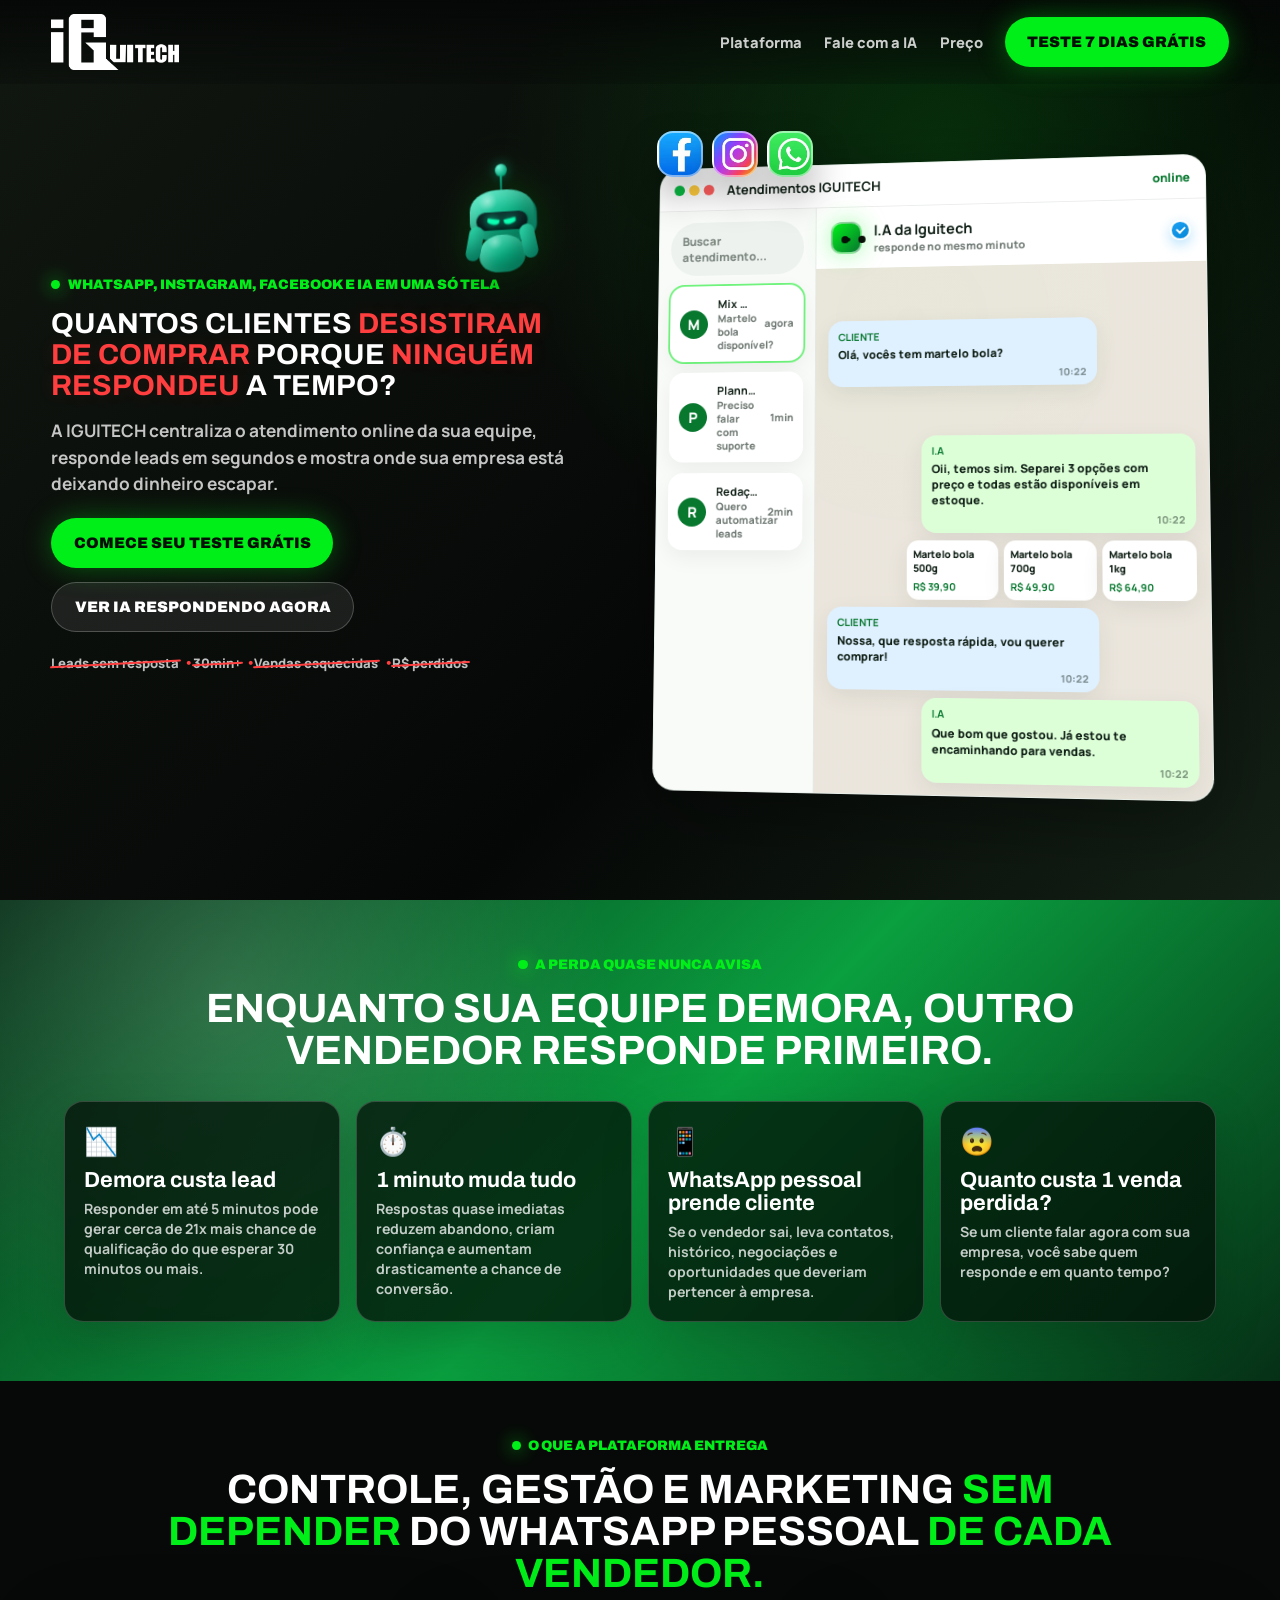
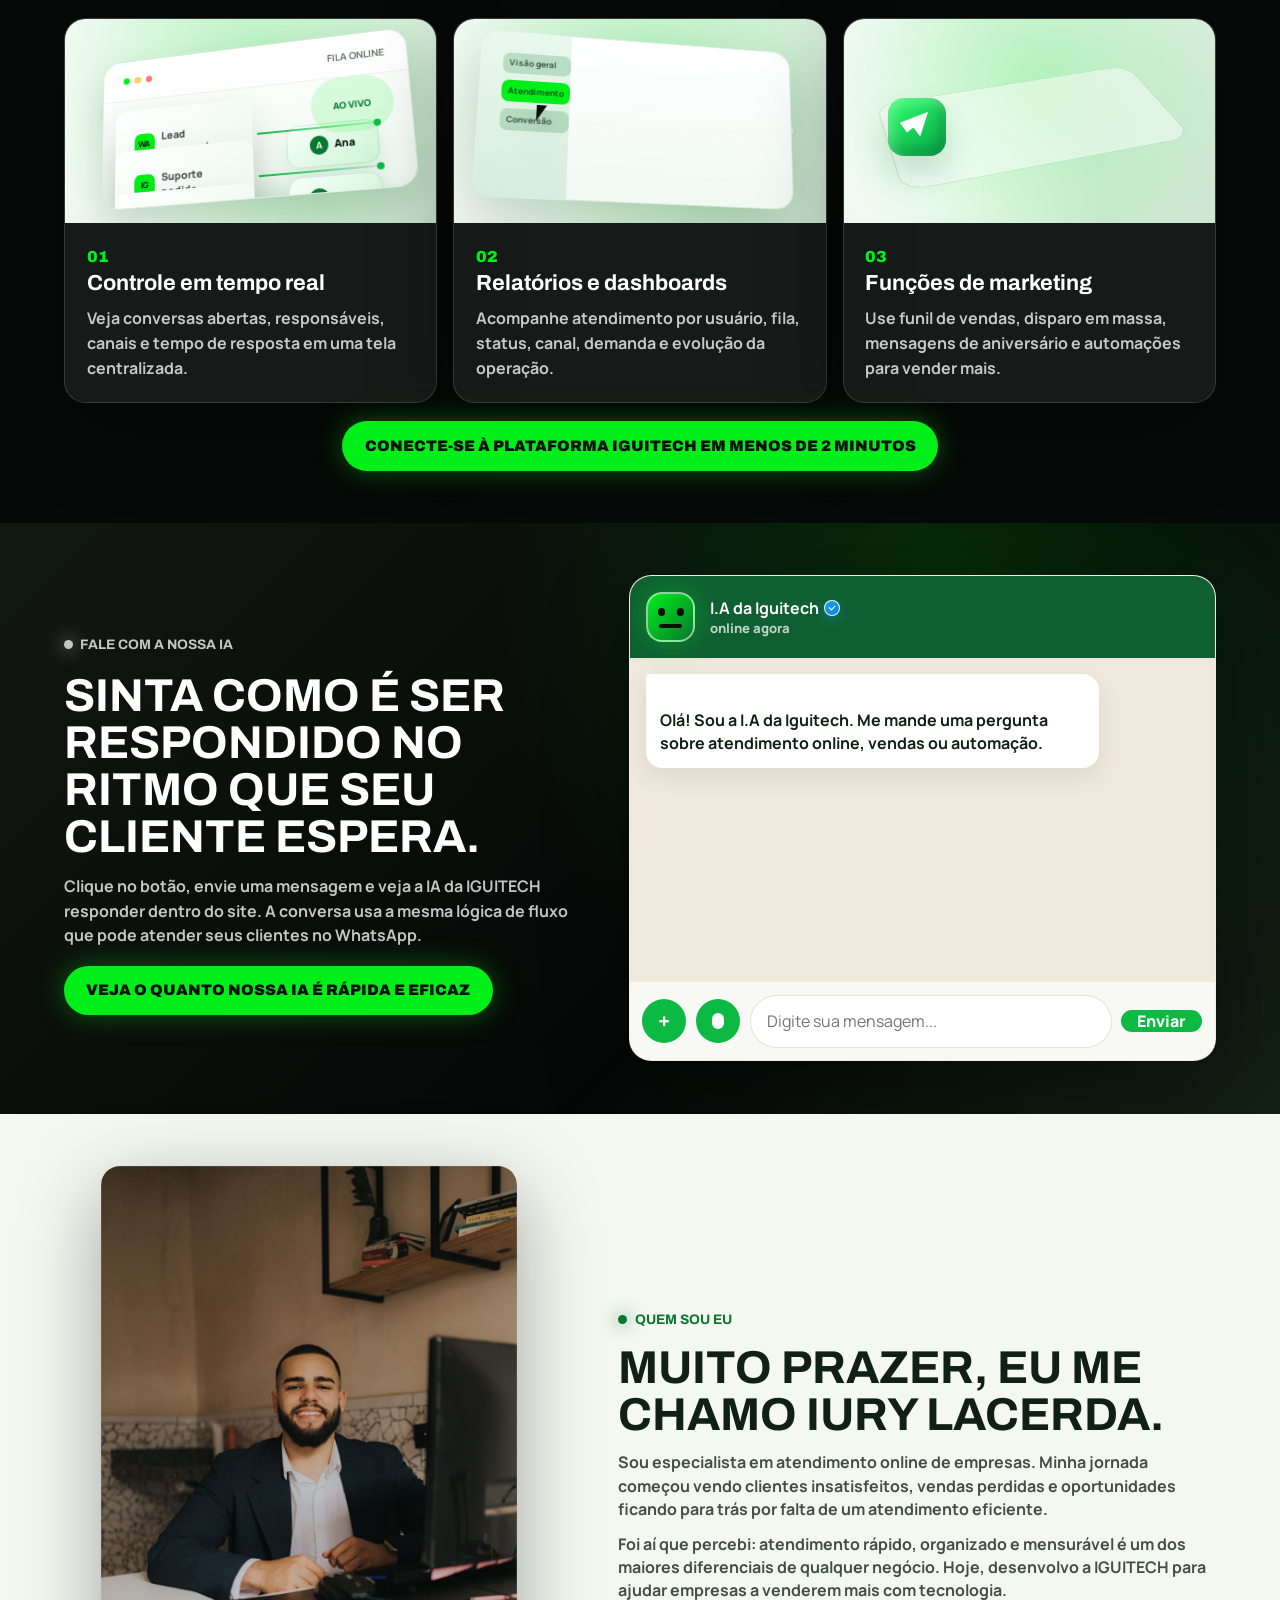
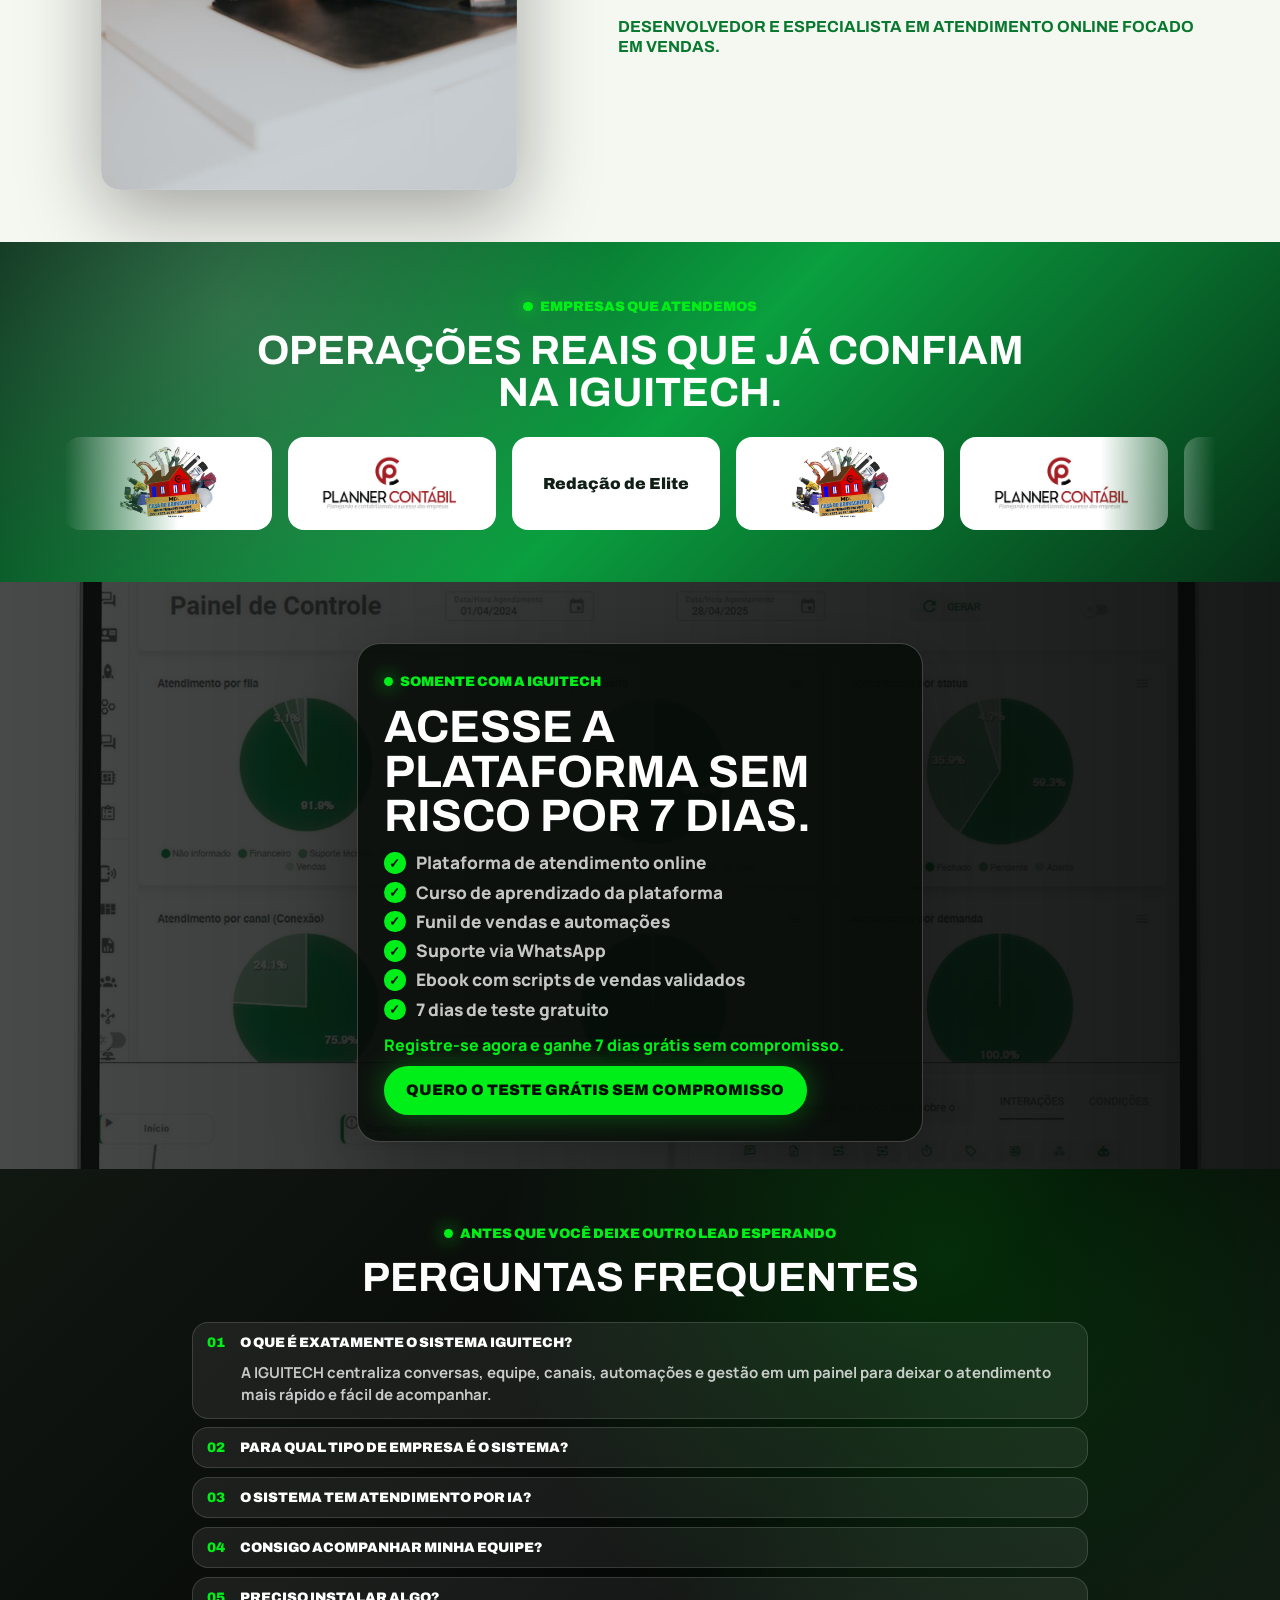
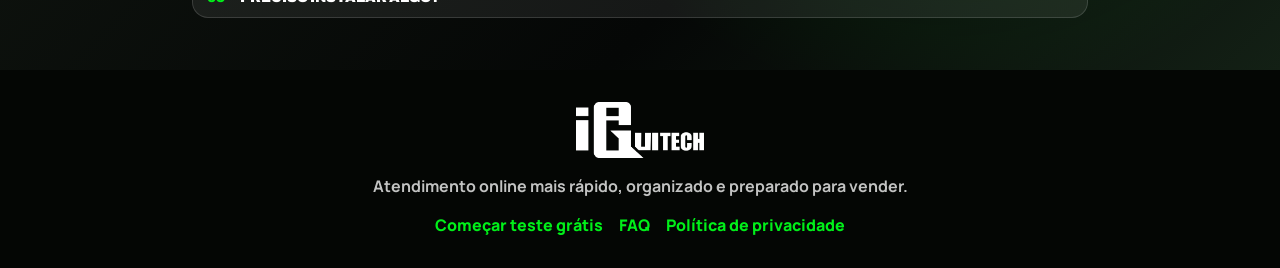
<file: index.html>
<!doctype html>
<html lang="pt-BR">
  <head>
    <meta charset="UTF-8" />
    <meta name="viewport" content="width=device-width, initial-scale=1.0" />
    <meta
      name="description"
      content="IGUITECH: pare de perder clientes por atendimento demorado. Centralize WhatsApp, Instagram, Facebook, IA, funil e relatórios em uma plataforma."
    />
    <meta property="og:title" content="IGUITECH | Atendimento online com IA" />
    <meta property="og:type" content="website" />
    <meta property="og:url" content="https://iguitech.com/" />
    <meta property="og:description" content="Centralize WhatsApp, Instagram, Facebook, IA, funil e relatórios em uma plataforma." />
    <meta property="og:image" content="https://iguitech.com/assets/images/notebook-dashboard-optimized.jpg" />
    <script async src="https://www.googletagmanager.com/gtag/js?id=G-BVEC93KPRK"></script>
    <script>
      window.dataLayer = window.dataLayer || [];
      function gtag(){dataLayer.push(arguments);}
      gtag("js", new Date());
      gtag("config", "G-BVEC93KPRK");
    </script>
    <script src="https://t.contentsquare.net/uxa/618387f665453.js" defer></script>
    <title>IGUITECH | Atendimento online com IA</title>
    <link rel="icon" type="image/png" href="assets/images/logo-principal-iguitech.png" />
    <link rel="preconnect" href="https://fonts.googleapis.com" />
    <link rel="preconnect" href="https://fonts.gstatic.com" crossorigin />
    <link
      href="https://fonts.googleapis.com/css2?family=Archivo:wght@700;800;900&family=Manrope:wght@500;600;700;800&display=swap"
      rel="stylesheet"
    />
    <link rel="stylesheet" href="styles.css?v=20260705-3" />
  </head>
  <body>
    <header class="topbar">
      <a class="brand" href="#top" aria-label="IGUITECH início">
        <img src="assets/images/logo-principal-iguitech.png" alt="IGUITECH" />
      </a>
      <nav class="top-actions" aria-label="Navegação principal">
        <a href="#entrega">Plataforma</a>
        <a href="#ia">Fale com a IA</a>
        <a href="#preco">Preço</a>
        <a class="top-cta" href="https://app.iguitech.com/#/signup">Teste 7 dias grátis</a>
      </nav>
    </header>

    <main id="top">
      <section class="hero section-dark">
        <div class="hero-copy" data-reveal>
          <p class="eyebrow">WhatsApp, Instagram, Facebook e IA em uma só tela</p>
          <h1>
            <span>Quantos clientes <em>desistiram de comprar</em></span>
            <span>porque <em>ninguém respondeu</em> a tempo?</span>
          </h1>
          <p class="hero-lead">
            A IGUITECH centraliza o atendimento online da sua equipe, responde leads em segundos
            e mostra onde sua empresa está deixando dinheiro escapar.
          </p>
          <div class="hero-actions">
            <a class="button primary pulse" href="https://app.iguitech.com/#/signup">
              Comece seu teste grátis
            </a>
            <a class="button ghost" href="#ia">Ver IA respondendo agora</a>
          </div>
          <div class="loss-strip" aria-label="Indicadores de perda">
            <span>Leads sem resposta</span>
            <span>30min+</span>
            <span>Vendas esquecidas</span>
            <span>R$ perdidos</span>
          </div>
        </div>

        <div class="hero-product" data-reveal data-tilt>
          <div class="channel-stack" aria-hidden="true">
            <span class="channel icon-facebook"></span>
            <span class="channel icon-instagram"></span>
            <span class="channel icon-whatsapp"></span>
          </div>

          <div class="platform-window">
            <div class="window-top">
              <span></span>
              <strong>Atendimentos IGUITECH</strong>
              <em>online</em>
            </div>
            <div class="platform-layout">
              <aside class="conversation-list">
                <div class="list-search">Buscar atendimento...</div>
                <article class="lead-card active" data-conversation="mix" role="button" tabindex="0">
                  <span class="lead-avatar">M</span>
                  <div>
                    <strong>Mix Casa do Borracheiro</strong>
                    <p>Martelo bola disponível?</p>
                  </div>
                  <em>agora</em>
                </article>
                <article class="lead-card" data-conversation="planner" role="button" tabindex="0">
                  <span class="lead-avatar">P</span>
                  <div>
                    <strong>Planner Contábil</strong>
                    <p>Preciso falar com suporte</p>
                  </div>
                  <em>1min</em>
                </article>
                <article class="lead-card" data-conversation="redacao" role="button" tabindex="0">
                  <span class="lead-avatar">R</span>
                  <div>
                    <strong>Redação de Elite</strong>
                    <p>Quero automatizar leads</p>
                  </div>
                  <em>2min</em>
                </article>
              </aside>

              <section class="chat-demo" aria-label="Conversa automática">
                <div class="chat-header">
                  <div class="robot-avatar small" aria-hidden="true"></div>
                  <div>
                    <strong>I.A da Iguitech</strong>
                    <p>responde no mesmo minuto</p>
                  </div>
                  <span class="verified" aria-label="Conta verificada"></span>
                </div>
                <div class="chat-bubbles">
                  <p class="typing-bubble client-typing"><strong>Cliente</strong> digitando...</p>
                  <p class="bubble client">
                    <strong>Cliente</strong>OlÃ¡, vocÃªs tem martelo bola?<span>10:22</span>
                  </p>
                  <p class="typing-bubble ai-typing"><strong>I.A</strong> consultando estoque...</p>
                  <p class="bubble ai">
                    <strong>I.A</strong>Oii, temos sim. Separei 3 opÃ§Ãµes com preÃ§o e todas estÃ£o disponÃ­veis em estoque.<span>10:22</span>
                  </p>
                  <div class="product-row">
                    <article>Martelo bola 500g<strong>R$ 39,90</strong></article>
                    <article>Martelo bola 700g<strong>R$ 49,90</strong></article>
                    <article>Martelo bola 1kg<strong>R$ 64,90</strong></article>
                  </div>
                  <p class="bubble client">
                    <strong>Cliente</strong>Nossa, que resposta rÃ¡pida, vou querer comprar!<span>10:22</span>
                  </p>
                  <p class="bubble ai">
                    <strong>I.A</strong>Que bom que gostou. JÃ¡ estou te encaminhando para vendas.<span>10:22</span>
                  </p>
                </div>
              </section>
            </div>
          </div>
        </div>
      </section>

      <section class="proof-carousel section-green" aria-label="Perdas por atendimento lento">
        <div class="section-heading compact" data-reveal>
          <p class="eyebrow">A perda quase nunca avisa</p>
          <h2>Enquanto sua equipe demora, outro vendedor responde primeiro.</h2>
        </div>
        <div class="tweet-track" data-sequence>
          <article class="tweet-card">
            <span>📉</span>
            <h3>Demora custa lead</h3>
            <p>Responder em até 5 minutos pode gerar cerca de 21x mais chance de qualificação do que esperar 30 minutos ou mais.</p>
          </article>
          <article class="tweet-card">
            <span>⏱️</span>
            <h3>1 minuto muda tudo</h3>
            <p>Respostas quase imediatas reduzem abandono, criam confiança e aumentam drasticamente a chance de conversão.</p>
          </article>
          <article class="tweet-card">
            <span>📱</span>
            <h3>WhatsApp pessoal prende cliente</h3>
            <p>Se o vendedor sai, leva contatos, histórico, negociações e oportunidades que deveriam pertencer à empresa.</p>
          </article>
          <article class="tweet-card">
            <span>😨</span>
            <h3>Quanto custa 1 venda perdida?</h3>
            <p>Se um cliente falar agora com sua empresa, você sabe quem responde e em quanto tempo?</p>
          </article>
        </div>
      </section>

      <section class="delivery" id="entrega">
        <div class="section-heading delivery-heading" data-reveal>
          <p class="eyebrow">O que a plataforma entrega</p>
          <h2>Controle, gestão e marketing <span>sem depender</span> do WhatsApp pessoal <span>de cada vendedor.</span></h2>
        </div>

        <div class="feature-grid">
          <article class="feature-card feature-pop" data-reveal>
            <div class="feature-visual control-visual" aria-hidden="true">
              <div class="assignment-board">
                <div class="board-top">
                  <span></span><span></span><span></span>
                  <strong>Fila online</strong>
                </div>
                <div class="agent-row">
                  <div class="agent-chip"><b>A</b>Ana</div>
                  <div class="agent-chip"><b>R</b>Reys</div>
                  <div class="agent-chip"><b>O</b>Ozzy</div>
                </div>
                <div class="open-thread one"><b>WA</b>Lead orçamento <span></span></div>
                <div class="open-thread two"><b>IG</b>Suporte pedido <span></span></div>
                <div class="open-thread three"><b>FB</b>Novo cliente <span></span></div>
                <div class="handoff-badge">ao vivo</div>
              </div>
            </div>
            <div>
              <span>01</span>
              <h3>Controle em tempo real</h3>
              <p>Veja conversas abertas, responsáveis, canais e tempo de resposta em uma tela centralizada.</p>
            </div>
          </article>
          <article class="feature-card feature-pop" data-reveal>
            <div class="feature-visual dashboard-visual" aria-hidden="true">
              <div class="dash-shell">
                <div class="dash-menu">
                  <i>Visão geral</i>
                  <i>Atendimento</i>
                  <i>Conversão</i>
                </div>
                <div class="dash-content">
                  <strong>Painel de atendimento</strong>
                  <small>Tempo médio • Clientes atendidos • Setores</small>
                  <div class="chart-card pie"></div>
                  <div class="chart-card bars"><i></i><i></i><i></i></div>
                  <div class="metric-card one">1m12s</div>
                  <div class="metric-card two">248 leads</div>
                </div>
                <span class="mouse-pointer"></span>
              </div>
            </div>
            <div>
              <span>02</span>
              <h3>Relatórios e dashboards</h3>
              <p>Acompanhe atendimento por usuário, fila, status, canal, demanda e evolução da operação.</p>
            </div>
          </article>
          <article class="feature-card feature-pop" data-reveal>
            <div class="feature-visual marketing-visual" aria-hidden="true">
              <div class="paper-plane"></div>
              <div class="funnel-stage top"><span>Lead</span></div>
              <div class="funnel-stage middle"><span>Oferta</span></div>
              <div class="funnel-stage bottom"><span>Venda</span></div>
              <div class="money-mark">$</div>
            </div>
            <div>
              <span>03</span>
              <h3>Funções de marketing</h3>
              <p>Use funil de vendas, disparo em massa, mensagens de aniversário e automações para vender mais.</p>
            </div>
          </article>
        </div>

        <div class="center-cta" data-reveal>
          <a class="button primary pulse" href="https://app.iguitech.com/#/signup">
            Conecte-se à plataforma IGUITECH em menos de 2 minutos
          </a>
        </div>
      </section>

      <section class="ai-section section-dark" id="ia">
        <div class="ai-intro" data-reveal>
          <p class="eyebrow">Fale com a nossa IA</p>
          <h2>Sinta como é ser respondido no ritmo que seu cliente espera.</h2>
          <p>
            Clique no botão, envie uma mensagem e veja a IA da IGUITECH responder dentro do site.
            A conversa usa a mesma lógica de fluxo que pode atender seus clientes no WhatsApp.
          </p>
          <button class="button primary" id="openAiChat" type="button">
            Veja o quanto nossa IA é rápida e eficaz
          </button>
        </div>

        <div class="whatsapp-panel is-open" id="aiChatPanel" data-reveal aria-live="polite">
          <div class="wa-header">
            <div class="robot-avatar" aria-hidden="true"></div>
            <div>
              <strong>I.A da Iguitech <span class="verified-mini" aria-label="Conta verificada"></span></strong>
              <p>online agora</p>
            </div>
          </div>
          <div class="wa-messages" id="aiMessages">
            <p class="wa-bubble ai">
              Olá! Sou a I.A da Iguitech. Me mande uma pergunta sobre atendimento online, vendas ou automação.
            </p>
          </div>
          <form class="wa-form" id="aiForm">
            <input id="aiMedia" name="media" type="file" accept="image/*,audio/*" aria-label="Enviar imagem ou áudio" hidden />
            <button class="wa-tool" id="aiAttach" type="button" aria-label="Enviar imagem ou áudio">+</button>
            <button class="wa-tool" id="aiRecord" type="button" aria-label="Gravar áudio"><span aria-hidden="true"></span></button>
            <input id="aiInput" name="message" type="text" autocomplete="off" placeholder="Digite sua mensagem..." aria-label="Mensagem para a IA" />
            <button type="submit">Enviar</button>
          </form>
        </div>
      </section>

      <section class="founder" id="iury">
        <div class="founder-photo" data-reveal>
          <img src="assets/images/iury-quem-sou-optimized.jpg" alt="Iury Lacerda" loading="lazy" width="900" height="1350" />
          <strong class="founder-credential-mobile">Desenvolvedor e especialista em atendimento online focado em vendas.</strong>
        </div>
        <div class="founder-copy" data-reveal>
          <p class="eyebrow">Quem sou eu</p>
          <h2>Muito prazer, eu me chamo Iury Lacerda.</h2>
          <p>
            Sou especialista em atendimento online de empresas. Minha jornada começou vendo clientes
            insatisfeitos, vendas perdidas e oportunidades ficando para trás por falta de um atendimento eficiente.
          </p>
          <p>
            Foi aí que percebi: atendimento rápido, organizado e mensurável é um dos maiores diferenciais
            de qualquer negócio. Hoje, desenvolvo a IGUITECH para ajudar empresas a venderem mais com tecnologia.
          </p>
          <strong>Desenvolvedor e especialista em atendimento online focado em vendas.</strong>
        </div>
      </section>

      <section class="clients section-green">
        <div class="section-heading narrow" data-reveal>
          <p class="eyebrow">Empresas que atendemos</p>
          <h2>Operações reais que já confiam na IGUITECH.</h2>
        </div>
        <div class="logo-marquee" data-reveal>
          <div class="logo-track">
            <article><img src="assets/images/cliente-mix-casa-borracheiro-optimized.jpg" alt="Mix Casa do Borracheiro" loading="lazy" width="720" height="532" /></article>
            <article><img src="assets/images/cliente-planner-contabil-optimized.jpg" alt="Planner Contábil" loading="lazy" width="720" height="266" /></article>
            <article class="text-logo">Redação de Elite</article>
            <article><img src="assets/images/cliente-mix-casa-borracheiro-optimized.jpg" alt="Mix Casa do Borracheiro" loading="lazy" width="720" height="532" /></article>
            <article><img src="assets/images/cliente-planner-contabil-optimized.jpg" alt="Planner Contábil" loading="lazy" width="720" height="266" /></article>
            <article class="text-logo">Redação de Elite</article>
            <article><img src="assets/images/cliente-mix-casa-borracheiro-optimized.jpg" alt="Mix Casa do Borracheiro" loading="lazy" width="720" height="532" /></article>
            <article><img src="assets/images/cliente-planner-contabil-optimized.jpg" alt="Planner Contábil" loading="lazy" width="720" height="266" /></article>
            <article class="text-logo">Redação de Elite</article>
          </div>
        </div>
      </section>

      <section class="pricing" id="preco">
        <div class="price-card" data-reveal>
          <p class="eyebrow">Somente com a IGUITECH</p>
          <h2>Acesse a plataforma sem risco por 7 dias.</h2>
          <ul>
            <li>Plataforma de atendimento online</li>
            <li>Curso de aprendizado da plataforma</li>
            <li>Funil de vendas e automações</li>
            <li>Suporte via WhatsApp</li>
            <li>Ebook com scripts de vendas validados</li>
            <li>7 dias de teste gratuito</li>
          </ul>
          <p class="price-note">Registre-se agora e ganhe 7 dias grátis sem compromisso.</p>
          <a class="button primary pulse" href="https://app.iguitech.com/#/signup">
            Quero o teste grátis sem compromisso
          </a>
        </div>
      </section>

      <section class="faq section-dark" id="faq">
        <div class="section-heading narrow" data-reveal>
          <p class="eyebrow">Antes que você deixe outro lead esperando</p>
          <h2>Perguntas frequentes</h2>
        </div>
        <div class="faq-list" data-reveal>
          <article class="faq-item is-open">
            <button class="faq-question" type="button" aria-expanded="true">
              <span>01</span> O que é exatamente o sistema IGUITECH?
            </button>
            <div class="faq-answer">
              <p>A IGUITECH centraliza conversas, equipe, canais, automações e gestão em um painel para deixar o atendimento mais rápido e fácil de acompanhar.</p>
            </div>
          </article>
          <article class="faq-item">
            <button class="faq-question" type="button" aria-expanded="false">
              <span>02</span> Para qual tipo de empresa é o sistema?
            </button>
            <div class="faq-answer">
              <p>Para empresas que atendem online, como comércios, clínicas, prestadores de serviço, lojas, escolas e operações com mais de um atendente.</p>
            </div>
          </article>
          <article class="faq-item">
            <button class="faq-question" type="button" aria-expanded="false">
              <span>03</span> O sistema tem atendimento por IA?
            </button>
            <div class="faq-answer">
              <p>Sim. A IA pode apoiar o pré-atendimento, responder dúvidas frequentes, qualificar contatos e encaminhar o cliente para o setor certo.</p>
            </div>
          </article>
          <article class="faq-item">
            <button class="faq-question" type="button" aria-expanded="false">
              <span>04</span> Consigo acompanhar minha equipe?
            </button>
            <div class="faq-answer">
              <p>Sim. Você acompanha histórico, atendimentos em andamento, status, distribuição por atendente e indicadores importantes da operação.</p>
            </div>
          </article>
          <article class="faq-item">
            <button class="faq-question" type="button" aria-expanded="false">
              <span>05</span> Preciso instalar algo?
            </button>
            <div class="faq-answer">
              <p>Não necessariamente. A IGUITECH funciona em ambiente web, acessada pelo navegador, com implantação orientada para conectar seus canais.</p>
            </div>
          </article>
        </div>
      </section>
    </main>

    <footer class="footer">
      <img src="assets/images/logo-principal-iguitech.png" alt="IGUITECH" />
      <p>Atendimento online mais rápido, organizado e preparado para vender.</p>
      <nav>
        <a href="https://app.iguitech.com/#/signup">Começar teste grátis</a>
        <a href="#faq">FAQ</a>
        <a href="privacy.html">Política de privacidade</a>
      </nav>
    </footer>

    <div class="floating-robot" id="floatingRobot" aria-hidden="true">
      <div class="robot-3d">
        <span class="robot-antenna"></span>
        <span class="robot-head">
          <span class="robot-face">
            <i></i>
            <i></i>
          </span>
        </span>
        <span class="robot-body"></span>
        <span class="robot-arm left"></span>
        <span class="robot-arm right"></span>
      </div>
    </div>

    <script src="script.js?v=20260705-3"></script>
  </body>
</html>
</file>
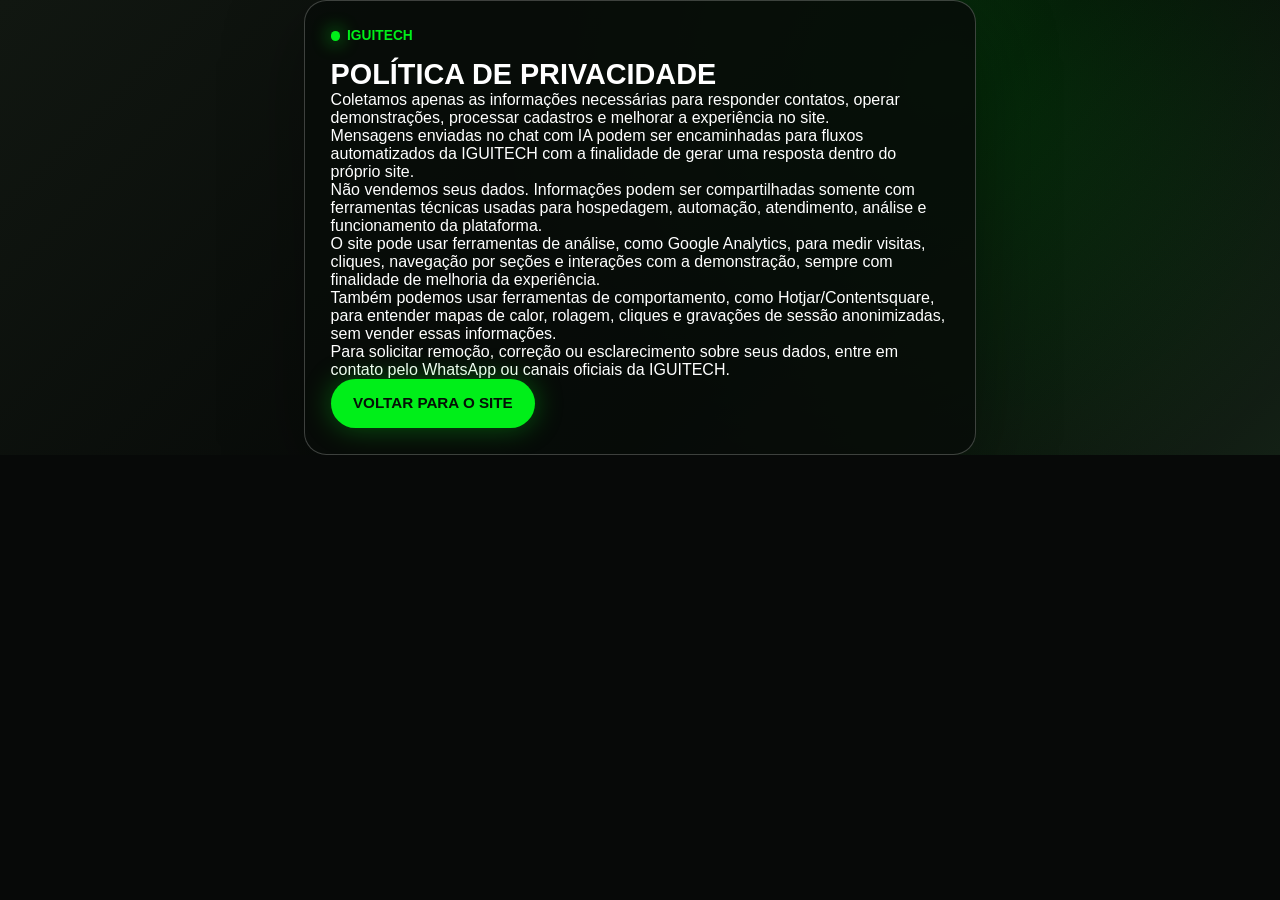
<file: privacy.html>
<!doctype html>
<html lang="pt-BR">
  <head>
    <meta charset="UTF-8" />
    <meta name="viewport" content="width=device-width, initial-scale=1.0" />
    <title>Política de Privacidade | IGUITECH</title>
    <link rel="icon" type="image/png" href="assets/images/logo-principal-iguitech.png" />
    <link rel="stylesheet" href="styles.css" />
  </head>
  <body>
    <main class="privacy-page section-dark">
      <section class="price-card">
        <p class="eyebrow">IGUITECH</p>
        <h1>Política de Privacidade</h1>
        <p>
          Coletamos apenas as informações necessárias para responder contatos, operar demonstrações,
          processar cadastros e melhorar a experiência no site.
        </p>
        <p>
          Mensagens enviadas no chat com IA podem ser encaminhadas para fluxos automatizados da IGUITECH
          com a finalidade de gerar uma resposta dentro do próprio site.
        </p>
        <p>
          Não vendemos seus dados. Informações podem ser compartilhadas somente com ferramentas técnicas
          usadas para hospedagem, automação, atendimento, análise e funcionamento da plataforma.
        </p>
        <p>
          O site pode usar ferramentas de análise, como Google Analytics, para medir visitas, cliques,
          navegação por seções e interações com a demonstração, sempre com finalidade de melhoria da experiência.
        </p>
        <p>
          Também podemos usar ferramentas de comportamento, como Hotjar/Contentsquare, para entender mapas
          de calor, rolagem, cliques e gravações de sessão anonimizadas, sem vender essas informações.
        </p>
        <p>
          Para solicitar remoção, correção ou esclarecimento sobre seus dados, entre em contato pelo
          WhatsApp ou canais oficiais da IGUITECH.
        </p>
        <a class="button primary" href="index.html">Voltar para o site</a>
      </section>
    </main>
  </body>
</html>
</file>
<file: styles.css>
:root {
  --black: #070908;
  --dark: #111612;
  --panel: #151d17;
  --panel-2: #edf5ef;
  --green: #00ef19;
  --green-2: #0bb943;
  --green-3: #08782f;
  --danger: #ff4747;
  --text: #ffffff;
  --text-dark: #102016;
  --muted: rgba(255, 255, 255, 0.76);
  --line: rgba(255, 255, 255, 0.14);
  --shadow: 0 24px 80px rgba(0, 0, 0, 0.34);
  --font-display: "Archivo", sans-serif;
  --font-body: "Manrope", sans-serif;
}

* {
  box-sizing: border-box;
}

section,
div,
article,
aside,
main {
  min-width: 0;
}

section {
  scroll-margin-top: 5.6rem;
}

html {
  scroll-behavior: smooth;
}

body {
  margin: 0;
  overflow-x: hidden;
  background: var(--black);
  color: var(--text);
  font-family: var(--font-body);
}

body.chat-open {
  scroll-behavior: smooth;
}

img,
video {
  display: block;
  max-width: 100%;
}

a {
  color: inherit;
  text-decoration: none;
}

button,
input {
  font: inherit;
}

h1,
h2,
h3,
p {
  margin: 0;
}

h1,
h2,
h3 {
  font-family: var(--font-display);
  letter-spacing: 0;
}

.topbar {
  position: fixed;
  z-index: 50;
  top: 0;
  right: 0;
  left: 0;
  width: 100vw;
  display: flex;
  align-items: center;
  justify-content: space-between;
  gap: 1rem;
  padding: 0.9rem clamp(1rem, 4vw, 4.5rem);
  background: linear-gradient(180deg, rgba(5, 7, 6, 0.92), rgba(5, 7, 6, 0.18));
  backdrop-filter: blur(14px);
}

.brand img {
  width: 8rem;
}

.top-actions {
  display: flex;
  align-items: center;
  gap: clamp(0.8rem, 2vw, 1.4rem);
  min-width: 0;
  color: rgba(255, 255, 255, 0.8);
  font-size: 0.92rem;
  font-weight: 800;
}

.top-cta,
.button {
  display: inline-flex;
  align-items: center;
  justify-content: center;
  min-height: 3.1rem;
  padding: 0.85rem 1.4rem;
  border: 0;
  border-radius: 999px;
  background: var(--green);
  box-shadow: 0 0 28px rgba(0, 239, 25, 0.34);
  color: #041006;
  cursor: pointer;
  font-family: var(--font-display);
  font-size: clamp(0.78rem, 1.3vw, 0.95rem);
  font-weight: 900;
  line-height: 1.1;
  max-width: 100%;
  white-space: normal;
  text-align: center;
  text-transform: uppercase;
  transition: transform 180ms ease, filter 180ms ease, box-shadow 180ms ease;
}

.button:hover,
.top-cta:hover {
  filter: brightness(1.08);
  transform: translateY(-2px);
  box-shadow: 0 0 42px rgba(0, 239, 25, 0.5);
}

.button.ghost {
  border: 1px solid rgba(255, 255, 255, 0.22);
  background: rgba(255, 255, 255, 0.08);
  color: var(--text);
  box-shadow: none;
}

.pulse {
  animation: pulseButton 2.3s ease-in-out infinite;
}

.section-dark,
.section-green {
  position: relative;
  overflow: hidden;
}

.section-dark {
  background:
    radial-gradient(circle at 74% 18%, rgba(0, 239, 25, 0.16), transparent 28rem),
    linear-gradient(135deg, #111711, #050706 62%, #132015);
}

.section-green {
  background:
    radial-gradient(circle at 18% 20%, rgba(255, 255, 255, 0.16), transparent 24rem),
    linear-gradient(135deg, #073018, #0a9f3f 52%, #063016);
}

.hero {
  display: grid;
  grid-template-columns: minmax(30rem, 0.94fr) minmax(30rem, 1.06fr);
  gap: clamp(1.4rem, 3vw, 3rem);
  align-items: center;
  min-height: min(100svh, 58rem);
  padding: clamp(4.8rem, 6.2vw, 6rem) clamp(1rem, 4vw, 4rem) clamp(1.2rem, 3vw, 2rem);
  overflow: clip;
}

.hero-copy {
  width: 100%;
  max-width: 49rem;
  overflow: visible;
}

.eyebrow {
  display: inline-flex;
  align-items: center;
  gap: 0.45rem;
  margin-bottom: 1rem;
  color: var(--green);
  font-family: var(--font-display);
  font-size: 0.86rem;
  font-weight: 900;
  letter-spacing: 0;
  text-transform: uppercase;
  overflow-wrap: anywhere;
}

.eyebrow::before {
  width: 0.58rem;
  height: 0.58rem;
  border-radius: 50%;
  background: currentColor;
  box-shadow: 0 0 18px currentColor;
  content: "";
}

h1 {
  max-width: 49rem;
  font-size: clamp(1.8rem, 2.04vw, 2.58rem);
  line-height: 1.08;
  text-transform: uppercase;
  text-wrap: balance;
}

.hero-copy h1 span {
  display: inline;
  white-space: normal;
}

.hero-copy h1 span:first-child::after {
  content: " ";
}

.hero-copy h1 em {
  color: #ff3f3f;
  font-style: normal;
  text-shadow: 0 0 18px rgba(255, 63, 63, 0.12);
}

h2 {
  font-size: clamp(2rem, 4.5vw, 4.7rem);
  line-height: 0.96;
  text-transform: uppercase;
}

h3 {
  font-size: clamp(1.1rem, 1.7vw, 1.55rem);
  line-height: 1.06;
}

.hero-lead {
  width: 100%;
  max-width: 44rem;
  margin-top: clamp(0.8rem, 1.4vw, 1.05rem);
  color: var(--muted);
  font-size: clamp(0.98rem, 1.35vw, 1.16rem);
  font-weight: 700;
  line-height: 1.55;
  overflow-wrap: anywhere;
}

.hero-actions {
  display: flex;
  flex-wrap: wrap;
  gap: 0.9rem;
  margin-top: clamp(1rem, 1.7vw, 1.25rem);
}

.loss-strip {
  display: flex;
  flex-wrap: wrap;
  gap: 0.5rem 0.85rem;
  align-items: center;
  width: fit-content;
  max-width: 100%;
  margin-top: 1.2rem;
  padding-left: 0;
  border-left: 0;
  color: rgba(255, 255, 255, 0.74);
  font-size: 0.82rem;
  font-weight: 800;
}

.loss-strip span {
  position: relative;
  display: flex;
  align-items: center;
  min-height: auto;
  padding: 0.2rem 0;
  border: 0;
  border-radius: 0;
  background: transparent;
  color: rgba(255, 255, 255, 0.74);
  white-space: nowrap;
}

.loss-strip span::before {
  position: absolute;
  right: -0.08rem;
  left: -0.08rem;
  top: 50%;
  width: auto;
  height: 2px;
  border-radius: 999px;
  background: #ff3f3f;
  content: "";
  transform: rotate(-3deg);
}

.loss-strip span + span::after {
  position: absolute;
  left: -0.52rem;
  color: #ff3f3f;
  content: "•";
  transform: translateY(-1px);
}

.hero-product {
  position: relative;
  width: 100%;
  align-self: center;
  perspective: 1100px;
}

.channel-stack {
  position: absolute;
  z-index: 4;
  top: 0.15rem;
  left: 2rem;
  display: flex;
  gap: 0.6rem;
}

.channel {
  display: grid;
  width: 2.85rem;
  height: 2.85rem;
  place-items: center;
  border: 2px solid rgba(255, 255, 255, 0.5);
  border-radius: 1rem;
  background: url("assets/images/social-icons.webp") 0 50% / 12.3rem auto no-repeat;
  box-shadow: 0 18px 38px rgba(0, 0, 0, 0.32);
  animation: socialHop 2.4s ease-in-out infinite;
}

.channel.icon-facebook {
  background-position: -0.9rem 50%;
}

.channel.icon-instagram {
  background-position: -4.65rem 50%;
  animation-delay: 220ms;
}

.channel.icon-whatsapp {
  background-position: -8.35rem 50%;
  animation-delay: 440ms;
}

.platform-window {
  overflow: hidden;
  width: 100%;
  max-width: 50rem;
  margin: 0 auto;
  border: 1px solid rgba(255, 255, 255, 0.2);
  border-radius: 1.5rem;
  background: rgba(235, 243, 237, 0.96);
  box-shadow: var(--shadow);
  color: var(--text-dark);
  transform: rotateX(3deg) rotateY(-5deg) scale(0.92);
  transition: transform 180ms ease;
}

.window-top {
  display: flex;
  align-items: center;
  gap: 0.7rem;
  padding: 0.85rem 1rem;
  border-bottom: 1px solid rgba(16, 32, 22, 0.08);
  background: #fff;
}

.window-top span {
  width: 0.75rem;
  height: 0.75rem;
  border-radius: 50%;
  background: var(--green-2);
  box-shadow: 1.05rem 0 #ffcb3d, 2.1rem 0 #ff5e5e;
}

.window-top strong {
  margin-left: 2.3rem;
  font-size: 0.92rem;
}

.window-top em {
  margin-left: auto;
  color: var(--green-3);
  font-size: 0.82rem;
  font-style: normal;
  font-weight: 900;
}

.platform-layout {
  display: grid;
  grid-template-columns: minmax(11rem, 0.42fr) minmax(0, 1fr);
  min-height: clamp(24rem, 50vh, 29rem);
}

.conversation-list {
  display: grid;
  align-content: start;
  gap: 0.75rem;
  padding: 0.8rem;
  border-right: 1px solid rgba(16, 32, 22, 0.08);
  background: #f8fbf8;
}

.list-search {
  padding: 0.75rem 0.85rem;
  border-radius: 999px;
  background: #edf2ee;
  color: rgba(16, 32, 22, 0.5);
  font-size: 0.82rem;
  font-weight: 800;
}

.lead-card {
  display: grid;
  grid-template-columns: 2rem minmax(0, 1fr) auto;
  gap: 0.65rem;
  align-items: center;
  padding: 0.72rem;
  border-radius: 1rem;
  background: #fff;
  box-shadow: 0 8px 24px rgba(9, 25, 12, 0.06);
  cursor: pointer;
  transition: transform 180ms ease, filter 180ms ease, outline-color 180ms ease;
}

.lead-card:hover,
.lead-card:focus-visible {
  filter: brightness(1.03);
  transform: translateX(4px);
  outline: 2px solid rgba(0, 239, 25, 0.35);
}

.lead-card.active {
  outline: 2px solid rgba(0, 239, 25, 0.55);
  animation: activeLead 2.1s ease-in-out infinite;
}

.lead-avatar {
  display: grid;
  width: 2rem;
  height: 2rem;
  place-items: center;
  border-radius: 50%;
  background: var(--green-3);
  color: #fff;
  font-weight: 900;
}

.lead-card strong {
  display: block;
  overflow: hidden;
  font-size: 0.78rem;
  text-overflow: ellipsis;
  white-space: nowrap;
}

.lead-card p,
.lead-card em {
  color: rgba(16, 32, 22, 0.58);
  font-size: 0.72rem;
  font-style: normal;
  font-weight: 800;
}

.chat-demo {
  display: grid;
  grid-template-rows: auto 1fr;
  background:
    linear-gradient(rgba(235, 229, 219, 0.9), rgba(235, 229, 219, 0.9)),
    radial-gradient(circle at 25% 20%, rgba(0, 239, 25, 0.15), transparent 16rem);
}

.chat-header {
  display: flex;
  align-items: center;
  gap: 0.8rem;
  padding: 0.9rem 1rem;
  background: #fff;
}

.chat-header p {
  color: rgba(16, 32, 22, 0.58);
  font-size: 0.75rem;
  font-weight: 800;
}

.verified {
  margin-left: auto;
  display: inline-grid;
  width: 1.35rem;
  height: 1.35rem;
  place-items: center;
  border: 2px solid #fff;
  border-radius: 50%;
  background: linear-gradient(145deg, #1da1f2, #0587d8);
  box-shadow: 0 5px 14px rgba(29, 161, 242, 0.32);
}

.verified::before {
  width: 0.42rem;
  height: 0.23rem;
  border-bottom: 2px solid #fff;
  border-left: 2px solid #fff;
  content: "";
  transform: translateY(-1px) rotate(-45deg);
}

.chat-bubbles {
  display: flex;
  flex-direction: column;
  gap: 0.5rem;
  justify-content: center;
  padding: 0.85rem;
}

.bubble {
  max-width: 74%;
  padding: 0.58rem 0.72rem 0.38rem;
  border-radius: 1rem;
  box-shadow: 0 8px 24px rgba(16, 32, 22, 0.08);
  font-size: 0.78rem;
  font-weight: 800;
  line-height: 1.35;
  opacity: 0;
  transform: translateY(14px);
  animation: bubbleIn 480ms ease forwards;
}

.bubble > strong {
  display: block;
  margin-bottom: 0.32rem;
  color: var(--green-3);
  font-size: 0.7rem;
  text-transform: uppercase;
}

.typing-bubble {
  max-width: 15rem;
  padding: 0.65rem 0.85rem;
  border-radius: 999px;
  background: rgba(255, 255, 255, 0.82);
  box-shadow: 0 8px 24px rgba(16, 32, 22, 0.08);
  color: rgba(16, 32, 22, 0.62);
  font-size: 0.76rem;
  font-weight: 900;
  opacity: 0;
  transform: translateY(12px);
}

.typing-bubble strong {
  color: var(--green-3);
}

.typing-bubble::after {
  content: "";
  display: inline-block;
  width: 0.28rem;
  height: 0.28rem;
  margin-left: 0.18rem;
  border-radius: 50%;
  background: currentColor;
  box-shadow: 0.42rem 0 currentColor, 0.84rem 0 currentColor;
  animation: typingDots 900ms ease-in-out infinite;
}

.typing-bubble.client-typing {
  animation: typingFlash 900ms ease 100ms forwards;
}

.typing-bubble.ai-typing {
  align-self: flex-end;
  animation: typingFlash 900ms ease 1450ms forwards;
}

.typing-bubble.client-typing.second {
  animation-delay: 3300ms;
}

.typing-bubble.ai-typing.second {
  animation-delay: 4700ms;
}

.bubble span {
  display: block;
  margin-top: 0.35rem;
  color: rgba(16, 32, 22, 0.45);
  font-size: 0.68rem;
  text-align: right;
}

.bubble.client {
  background: #dff0ff;
}

.bubble.ai {
  align-self: flex-end;
  background: #ddffd8;
}

.bubble:nth-of-type(2) {
  animation-delay: 950ms;
}

.bubble:nth-of-type(4) {
  animation-delay: 2300ms;
}

.bubble:nth-of-type(6) {
  animation-delay: 4150ms;
}

.bubble:nth-of-type(8) {
  animation-delay: 5600ms;
}

.product-row {
  display: grid;
  grid-template-columns: repeat(3, minmax(0, 1fr));
  gap: 0.38rem;
  max-width: 78%;
  margin-left: auto;
  opacity: 0;
  transform: translateY(14px);
  animation: bubbleIn 500ms ease 2800ms forwards;
}

.product-row article {
  padding: 0.44rem;
  border-radius: 0.8rem;
  background: #fff;
  box-shadow: 0 8px 24px rgba(16, 32, 22, 0.08);
  font-size: 0.68rem;
  font-weight: 900;
}

.product-row strong {
  display: block;
  margin-top: 0.28rem;
  color: var(--green-3);
}

.robot-avatar {
  position: relative;
  flex: 0 0 auto;
  width: 3.1rem;
  height: 3.1rem;
  border: 2px solid rgba(255, 255, 255, 0.54);
  border-radius: 1rem;
  background: linear-gradient(135deg, #00ef19, #08782f);
  box-shadow: 0 0 28px rgba(0, 239, 25, 0.34);
}

.robot-avatar::before {
  position: absolute;
  top: 0.85rem;
  left: 0.64rem;
  width: 0.48rem;
  height: 0.48rem;
  border-radius: 50%;
  background: #071006;
  box-shadow: 1.18rem 0 #071006;
  content: "";
}

.robot-avatar::after {
  position: absolute;
  right: 0.72rem;
  bottom: 0.72rem;
  left: 0.72rem;
  height: 0.26rem;
  border-radius: 999px;
  background: #071006;
  content: "";
}

.robot-avatar.small {
  width: 2.2rem;
  height: 2.2rem;
  border-radius: 0.75rem;
}

.proof-carousel,
.delivery,
.ai-section,
.founder,
.clients,
.pricing,
.faq {
  padding: clamp(4rem, 8vw, 7rem) clamp(1rem, 5vw, 5rem);
}

.section-heading {
  max-width: 62rem;
  margin: 0 auto 2.4rem;
  text-align: center;
}

.section-heading.compact,
.section-heading.delivery-heading {
  max-width: 66rem;
}

.section-heading.compact h2,
.section-heading.delivery-heading h2 {
  max-width: 64rem;
  margin: 0 auto;
  font-size: clamp(2.1rem, 3.75vw, 4.2rem);
}

.delivery-heading span {
  color: var(--green);
}

.section-heading.narrow {
  max-width: 52rem;
}

.tweet-track {
  display: grid;
  grid-template-columns: repeat(4, minmax(0, 1fr));
  gap: 1rem;
  max-width: 78rem;
  margin: 0 auto;
  padding: 0.4rem 0;
}

.tweet-track[data-sequence] .tweet-card {
  opacity: 1;
  filter: blur(0);
  transform: translateY(0) scale(1);
}

.tweet-track[data-sequence].is-visible .tweet-card {
  opacity: 1;
  filter: blur(0);
  transform: translateY(0) scale(1);
}

.tweet-track[data-sequence].is-visible .tweet-card:nth-child(1) {
  transition-delay: 80ms;
}

.tweet-track[data-sequence].is-visible .tweet-card:nth-child(2) {
  transition-delay: 260ms;
}

.tweet-track[data-sequence].is-visible .tweet-card:nth-child(3) {
  transition-delay: 440ms;
}

.tweet-track[data-sequence].is-visible .tweet-card:nth-child(4) {
  transition-delay: 620ms;
}

.tweet-track:has(.tweet-card:hover) .tweet-card:not(:hover) {
  filter: brightness(0.58) blur(1px);
  transform: scale(0.98);
}

.tweet-card {
  min-height: 16rem;
  padding: 1.4rem;
  border: 1px solid rgba(255, 255, 255, 0.18);
  border-radius: 1.2rem;
  background: rgba(4, 16, 7, 0.74);
  box-shadow: 0 18px 48px rgba(0, 0, 0, 0.18);
  transition: opacity 620ms ease, filter 620ms ease, transform 620ms ease, background 220ms ease;
}

.tweet-card:hover {
  z-index: 2;
  background: rgba(4, 16, 7, 0.92);
  transform: scale(1.045);
}

.tweet-card span {
  font-size: 2rem;
}

.tweet-card h3 {
  margin: 1rem 0 0.7rem;
}

.tweet-card p {
  color: var(--muted);
  font-weight: 700;
  line-height: 1.5;
}

.feature-grid {
  display: grid;
  grid-template-columns: repeat(3, minmax(0, 1fr));
  gap: 1rem;
  max-width: 84rem;
  margin: 0 auto;
}

.feature-card {
  overflow: hidden;
  border: 1px solid var(--line);
  border-radius: 1.35rem;
  background: rgba(255, 255, 255, 0.07);
  box-shadow: var(--shadow);
  transform-style: preserve-3d;
}

.feature-pop {
  transform: translateY(40px) rotateX(10deg) scale(0.95);
}

.feature-pop.is-visible {
  transform: translateY(0) rotateX(0) scale(1);
}

.feature-card:nth-child(2) {
  transition-delay: 120ms;
}

.feature-card:nth-child(3) {
  transition-delay: 240ms;
}

.feature-visual {
  position: relative;
  display: grid;
  width: 100%;
  aspect-ratio: 16 / 10;
  place-items: center;
  overflow: hidden;
  background:
    radial-gradient(circle at 50% 35%, rgba(0, 239, 25, 0.22), transparent 13rem),
    radial-gradient(circle at 22% 82%, rgba(255, 255, 255, 0.78), transparent 11rem),
    linear-gradient(135deg, #f4fbf6, #cbe5d0);
  perspective: 800px;
}

.feature-visual::before {
  position: absolute;
  inset: 12%;
  border: 1px solid rgba(8, 120, 47, 0.16);
  border-radius: 1.4rem;
  background: rgba(255, 255, 255, 0.48);
  content: "";
  transform: rotateX(58deg) rotateZ(-18deg);
}

.assignment-board,
.dash-shell,
.chart-card,
.mouse-pointer,
.paper-plane,
.funnel-stage,
.money-mark,
.open-thread,
.agent-chip {
  position: absolute;
  box-shadow: 0 20px 42px rgba(14, 43, 20, 0.16);
}

.assignment-board {
  inset: 11% 7%;
  border: 1px solid rgba(8, 120, 47, 0.12);
  border-radius: 1.25rem;
  background:
    linear-gradient(180deg, rgba(255, 255, 255, 0.96), rgba(238, 248, 240, 0.92)),
    #fff;
  transform: rotateX(16deg) rotateY(-14deg) rotateZ(-2deg);
  animation: float3d 4.4s ease-in-out infinite;
  overflow: hidden;
}

.assignment-board::before {
  position: absolute;
  inset: auto 5% 0;
  height: 1.2rem;
  border-radius: 50%;
  background: rgba(8, 120, 47, 0.16);
  content: "";
  filter: blur(10px);
  transform: translateY(70%);
}

.board-top {
  position: absolute;
  top: 0;
  right: 0;
  left: 0;
  display: flex;
  gap: 0.35rem;
  align-items: center;
  height: 2.2rem;
  padding: 0 0.8rem;
  border-bottom: 1px solid rgba(8, 120, 47, 0.08);
  background: rgba(255, 255, 255, 0.76);
}

.board-top span {
  width: 0.45rem;
  height: 0.45rem;
  border-radius: 50%;
  background: var(--green);
}

.board-top span:nth-child(2) {
  background: #ffd45c;
}

.board-top span:nth-child(3) {
  background: #ff7a7a;
}

.board-top strong {
  margin-left: auto;
  color: rgba(16, 32, 22, 0.62);
  font-size: 0.62rem;
  text-transform: uppercase;
}

.agent-row {
  position: absolute;
  top: 4.2rem;
  right: 0.75rem;
  bottom: auto;
  left: auto;
  display: grid;
  width: 42%;
  grid-template-columns: 1fr;
  gap: 0.55rem;
}

.agent-chip {
  position: static;
  display: flex;
  height: 2.05rem;
  align-items: center;
  justify-content: center;
  gap: 0.35rem;
  border-radius: 0.8rem;
  background: linear-gradient(145deg, #f8fff9, #ccf4d4);
  color: #041006;
  font-size: 0.66rem;
  font-weight: 900;
  box-shadow: inset 0 0 0 1px rgba(8, 120, 47, 0.12), 0 10px 18px rgba(8, 120, 47, 0.12);
}

.agent-chip b {
  display: grid;
  width: 1.15rem;
  height: 1.15rem;
  flex: 0 0 auto;
  margin-bottom: 0;
  place-items: center;
  border-radius: 50%;
  background: var(--green-3);
  color: #fff;
  font-size: 0.58rem;
}

.open-thread {
  left: 0.85rem;
  display: flex;
  width: 46%;
  align-items: center;
  gap: 0.42rem;
  min-height: 2.05rem;
  padding: 0.5rem 0.62rem;
  border-radius: 0.8rem;
  background: linear-gradient(145deg, #fff, #edf8f0);
  color: rgba(16, 32, 22, 0.76);
  font-size: 0.68rem;
  font-weight: 900;
  animation: assignThread 4.2s ease-in-out infinite;
}

.open-thread b {
  display: grid;
  width: 1.35rem;
  height: 1.35rem;
  flex: 0 0 auto;
  place-items: center;
  border-radius: 0.42rem;
  background: var(--green);
  color: #061006;
  font-size: 0.54rem;
}

.open-thread span {
  position: absolute;
  top: 50%;
  right: -86%;
  width: 82%;
  height: 2px;
  background: linear-gradient(90deg, var(--green-2), rgba(11, 185, 67, 0.14));
  transform-origin: left;
  animation: routeLine 4.2s ease-in-out infinite;
}

.open-thread span::after {
  position: absolute;
  top: 50%;
  right: -0.1rem;
  width: 0.42rem;
  height: 0.42rem;
  border-radius: 50%;
  background: var(--green-2);
  content: "";
  transform: translateY(-50%);
}

.open-thread.one {
  top: 3.45rem;
}

.open-thread.two {
  top: 6.15rem;
  animation-delay: 450ms;
}

.open-thread.three {
  top: 8.85rem;
  animation-delay: 900ms;
}

.handoff-badge {
  position: absolute;
  right: 1.05rem;
  top: 2.75rem;
  padding: 0.34rem 0.55rem;
  border-radius: 999px;
  background: rgba(0, 239, 25, 0.14);
  color: var(--green-3);
  font-size: 0.58rem;
  font-weight: 900;
  text-transform: uppercase;
}

.dash-shell {
  inset: 9% 7%;
  overflow: hidden;
  border-radius: 1.2rem;
  background:
    linear-gradient(180deg, rgba(255,255,255,0.96), rgba(239,248,242,0.92)),
    #fff;
  box-shadow: 0 26px 55px rgba(14, 43, 20, 0.18), inset 0 0 0 1px rgba(8, 120, 47, 0.12);
  transform: rotateX(14deg) rotateY(10deg) rotateZ(1deg);
  animation: float3d 4.2s ease-in-out infinite;
}

.dash-menu {
  position: absolute;
  top: 0;
  bottom: 0;
  left: 0;
  display: grid;
  gap: 0.45rem;
  align-content: start;
  width: 28%;
  padding: 0.95rem 0.55rem;
  background: linear-gradient(180deg, #e9f8ed, #d8eddd);
}

.dash-menu i {
  min-height: 1.35rem;
  padding: 0.28rem 0.38rem;
  border-radius: 0.45rem;
  background: rgba(8, 120, 47, 0.2);
  color: rgba(16, 32, 22, 0.66);
  font-size: 0.53rem;
  font-style: normal;
  font-weight: 900;
}

.dash-menu i:nth-child(2) {
  background: var(--green);
  animation: menuClick 3.2s ease-in-out infinite;
}

.dash-content {
  position: absolute;
  inset: 0.85rem 0.85rem 0.75rem 33%;
  opacity: 0;
  transform: translateY(14px) scale(0.96);
  animation: dashboardOpen 3.2s ease-in-out infinite;
}

.dash-content strong,
.dash-content small {
  position: absolute;
  left: 0;
  right: 0;
  color: var(--green-3);
  font-weight: 900;
}

.dash-content strong {
  top: 0;
  font-size: 0.74rem;
}

.dash-content small {
  top: 1.18rem;
  color: rgba(16, 32, 22, 0.58);
  font-size: 0.48rem;
}

.chart-card {
  border-radius: 1.1rem;
  background: linear-gradient(145deg, #fff, #eef8f1);
  box-shadow: 0 12px 24px rgba(8, 120, 47, 0.12), inset 0 0 0 1px rgba(8, 120, 47, 0.08);
}

.chart-card.pie {
  width: 4.6rem;
  height: 4.6rem;
  left: 0.1rem;
  top: 2.55rem;
  border-radius: 50%;
  background: conic-gradient(var(--green-3) 0 62%, #a8d8b7 62% 84%, #e6f4ea 84%);
  transform: none;
  animation: none;
}

.chart-card.bars {
  right: 0.1rem;
  bottom: 0.2rem;
  display: flex;
  gap: 0.45rem;
  align-items: end;
  width: 6.4rem;
  height: 4.15rem;
  padding: 0.72rem;
  transform: none;
  animation: none;
}

.chart-card.bars i {
  flex: 1;
  border-radius: 999px 999px 0 0;
  background: linear-gradient(var(--green), var(--green-3));
}

.chart-card.bars i:nth-child(1) {
  height: 42%;
}

.chart-card.bars i:nth-child(2) {
  height: 72%;
}

.chart-card.bars i:nth-child(3) {
  height: 92%;
}

.mouse-pointer {
  left: 18%;
  top: 44%;
  width: 0;
  height: 0;
  border-top: 1rem solid #061006;
  border-right: 0.65rem solid transparent;
  filter: drop-shadow(0 8px 10px rgba(0, 0, 0, 0.2));
  animation: mouseDash 3.2s ease-in-out infinite;
}

.metric-card {
  position: absolute;
  display: grid;
  place-items: center;
  border-radius: 0.65rem;
  background: linear-gradient(145deg, #0bb943, #08782f);
  box-shadow: 0 10px 20px rgba(8, 120, 47, 0.2);
  color: #fff;
  font-size: 0.62rem;
  font-weight: 900;
  opacity: 0;
  animation: dashboardOpen 3.2s ease-in-out infinite;
}

.metric-card.one {
  top: 2.55rem;
  right: 0.3rem;
  width: 3.65rem;
  height: 1.7rem;
}

.metric-card.two {
  bottom: 0.25rem;
  left: 0.1rem;
  width: 4.65rem;
  height: 1.7rem;
  animation-delay: 120ms;
}

.marketing-visual {
  align-content: center;
  gap: 0.48rem;
}

.paper-plane {
  left: 12%;
  top: 39%;
  width: 3.6rem;
  height: 3.6rem;
  border-radius: 1rem;
  background: linear-gradient(145deg, #2cff6b, #06a849);
  box-shadow: 0 18px 34px rgba(0, 119, 40, 0.22), inset 0.3rem 0.3rem 0.7rem rgba(255,255,255,0.28), inset -0.4rem -0.5rem 0.8rem rgba(0,67,34,0.24);
  filter: none;
  animation: planeToFunnel 4.8s ease-in-out infinite;
}

.paper-plane::before {
  position: absolute;
  top: 0.83rem;
  left: 0.72rem;
  width: 1.78rem;
  height: 1.55rem;
  background: #fff;
  clip-path: polygon(0 45%, 100% 0, 72% 100%, 48% 64%, 26% 84%);
  content: "";
}

.funnel-stage {
  position: relative;
  display: grid;
  height: 1.95rem;
  place-items: center;
  border-radius: 0.75rem;
  background: linear-gradient(145deg, #2cff6b, #08782f);
  box-shadow: 0 14px 28px rgba(8, 120, 47, 0.18), inset 0.25rem 0.25rem 0.6rem rgba(255,255,255,0.22);
  opacity: 0;
  transform: rotateX(18deg) rotateY(-18deg) translateY(12px);
  animation: funnelBuild 4.8s ease-in-out infinite;
}

.funnel-stage span {
  color: #041006;
  font-size: 0.68rem;
  font-weight: 900;
  text-transform: uppercase;
}

.funnel-stage.top {
  width: 11.4rem;
  animation-delay: 1.1s;
}

.funnel-stage.middle {
  width: 8.2rem;
  animation-delay: 1.45s;
}

.funnel-stage.bottom {
  width: 5.2rem;
  animation-delay: 1.8s;
}

.money-mark {
  position: absolute;
  right: 11%;
  bottom: 38%;
  display: grid;
  width: 3.5rem;
  height: 3.5rem;
  place-items: center;
  border-radius: 50%;
  background: radial-gradient(circle at 32% 24%, #caffd7, #00ef19 48%, #08782f);
  color: #051006;
  font-family: var(--font-display);
  font-size: 2rem;
  font-weight: 900;
  opacity: 0;
  transform: scale(0.4);
  animation: moneyPop 4.8s ease-in-out infinite;
}

.feature-card div {
  padding: 1.35rem;
}

.feature-card span {
  color: var(--green);
  font-family: var(--font-display);
  font-weight: 900;
}

.feature-card h3 {
  margin: 0.35rem 0 0.7rem;
}

.feature-card p,
.ai-intro p,
.founder-copy p,
.footer p {
  color: var(--muted);
  font-weight: 700;
  line-height: 1.55;
}

.center-cta {
  display: flex;
  justify-content: center;
  margin-top: 2rem;
}

.ai-section {
  display: grid;
  grid-template-columns: minmax(0, 0.86fr) minmax(22rem, 1fr);
  gap: clamp(2rem, 5vw, 5rem);
  align-items: center;
}

.ai-intro {
  max-width: 42rem;
}

.ai-intro p {
  margin: 1rem 0 1.6rem;
}

.whatsapp-panel {
  overflow: hidden;
  max-height: 42rem;
  border: 1px solid rgba(255, 255, 255, 0.18);
  border-radius: 1.4rem;
  background: #efe8dc;
  box-shadow: var(--shadow);
  color: var(--text-dark);
  opacity: 1;
  transform: translateY(0) scale(1);
  transition: max-height 600ms ease, opacity 420ms ease, transform 420ms ease;
}

.whatsapp-panel.is-open {
  max-height: 42rem;
  opacity: 1;
  transform: translateY(0) scale(1);
}

.whatsapp-panel.is-shaking {
  animation: chatShake 620ms ease-in-out;
}

.wa-header {
  display: flex;
  align-items: center;
  gap: 0.9rem;
  padding: 1rem;
  background: #0f5f32;
  color: #fff;
}

.wa-header strong {
  display: flex;
  align-items: center;
  gap: 0.35rem;
}

.verified-mini {
  display: inline-grid;
  width: 1rem;
  height: 1rem;
  flex: 0 0 auto;
  place-items: center;
  border: 1.5px solid rgba(255, 255, 255, 0.92);
  border-radius: 50%;
  background: linear-gradient(145deg, #1da1f2, #0587d8);
  box-shadow: 0 4px 12px rgba(29, 161, 242, 0.35);
}

.verified-mini::before {
  width: 0.32rem;
  height: 0.18rem;
  border-bottom: 1.8px solid #fff;
  border-left: 1.8px solid #fff;
  content: "";
  transform: translateY(-1px) rotate(-45deg);
}

.wa-header p {
  color: rgba(255, 255, 255, 0.72);
  font-size: 0.82rem;
  font-weight: 800;
}

.wa-messages {
  display: flex;
  flex-direction: column;
  gap: 0.7rem;
  height: 25rem;
  overflow-y: auto;
  padding: 1rem;
}

.wa-bubble {
  position: relative;
  max-width: 82%;
  padding: 0.75rem 0.9rem;
  border-radius: 1rem;
  font-weight: 700;
  line-height: 1.45;
  white-space: pre-line;
  word-break: break-word;
}

.wa-bubble.has-media {
  display: grid;
  gap: 0.55rem;
  padding: 0.5rem;
}

.wa-bubble.has-media span {
  padding: 0 0.35rem 0.2rem;
}

.wa-bubble img {
  display: block;
  max-width: min(18rem, 100%);
  border-radius: 0.8rem;
}

.wa-bubble audio {
  width: min(18rem, 100%);
}

.wa-bubble.ai {
  background: #fff;
  border-top-left-radius: 0.25rem;
  box-shadow: 0 8px 22px rgba(16, 32, 22, 0.08);
}

.wa-bubble.user {
  align-self: flex-end;
  background: #d9ffd4;
  border-top-right-radius: 0.25rem;
  box-shadow: 0 8px 22px rgba(16, 32, 22, 0.08);
}

.wa-bubble.loading {
  color: rgba(16, 32, 22, 0.56);
}

.wa-form {
  display: grid;
  grid-template-columns: auto auto minmax(0, 1fr) auto;
  gap: 0.6rem;
  align-items: center;
  padding: 0.8rem;
  background: #f8f8f4;
}

.wa-form input {
  min-width: 0;
  padding: 0.9rem 1rem;
  border: 1px solid rgba(16, 32, 22, 0.12);
  border-radius: 999px;
  outline: 0;
}

.wa-form button {
  border: 0;
  border-radius: 999px;
  background: var(--green-2);
  color: #fff;
  cursor: pointer;
  font-weight: 900;
  padding: 0 1rem;
}

.wa-tool {
  display: grid;
  width: 2.75rem;
  height: 2.75rem;
  place-items: center;
  padding: 0;
  background: #102016;
  color: #fff;
  font-size: 1.35rem;
  line-height: 1;
}

#aiRecord span {
  display: block;
  width: 0.72rem;
  height: 1rem;
  border-radius: 999px;
  background: currentColor;
}

#aiRecord.is-recording {
  background: #ff3f3f;
  animation: recordPulse 900ms ease-in-out infinite;
}

.founder {
  display: grid;
  grid-template-columns: minmax(16rem, 0.82fr) minmax(0, 1fr);
  gap: clamp(2rem, 5vw, 5rem);
  align-items: center;
  background: #f5f7f1;
  color: var(--text-dark);
}

.founder-photo img {
  width: min(100%, 32rem);
  height: auto;
  margin: 0 auto;
  border-radius: 1.2rem;
  box-shadow: var(--shadow);
}

.founder-copy {
  max-width: 44rem;
}

.founder-copy .eyebrow {
  color: var(--green-3);
}

.founder-copy p {
  margin-top: 1rem;
  color: rgba(16, 32, 22, 0.78);
}

.founder-copy strong {
  display: block;
  margin-top: 1.2rem;
  color: var(--green-3);
  font-family: var(--font-display);
  font-size: 1.2rem;
  line-height: 1.35;
  text-transform: uppercase;
}

.founder-credential-mobile {
  display: none;
}

.logo-marquee {
  overflow: hidden;
  max-width: 78rem;
  margin: 0 auto;
  mask-image: linear-gradient(90deg, transparent, #000 10%, #000 90%, transparent);
}

.logo-track {
  display: flex;
  width: max-content;
  gap: 1rem;
  animation: marquee 18s linear infinite;
}

.logo-track article {
  display: grid;
  width: 15rem;
  height: 7rem;
  place-items: center;
  border: 1px solid rgba(255, 255, 255, 0.22);
  border-radius: 1rem;
  background: #fff;
  color: var(--text-dark);
  font-family: var(--font-display);
  font-weight: 900;
  text-align: center;
}

.logo-track img {
  max-width: 78%;
  max-height: 4.6rem;
  object-fit: contain;
}

.pricing {
  display: grid;
  min-height: auto;
  place-items: center;
  padding-block: clamp(4.8rem, 7vh, 5.8rem) clamp(1.4rem, 4vh, 2.5rem);
  background:
    linear-gradient(90deg, rgba(8, 10, 9, 0.74), rgba(8, 10, 9, 0.94)),
    url("assets/images/notebook-dashboard-optimized.jpg") center / cover no-repeat;
}

.price-card {
  max-width: min(42rem, calc(100vw - 2rem));
  margin: 0 auto;
  padding: clamp(1.15rem, 3vw, 2rem);
  border: 1px solid rgba(255, 255, 255, 0.22);
  border-radius: 1.4rem;
  background: rgba(8, 12, 9, 0.86);
  box-shadow: var(--shadow);
}

.price-card h2 {
  max-width: 34rem;
  font-size: clamp(2rem, 4vw, 4.05rem);
  line-height: 0.98;
}

.price-card ul {
  display: grid;
  gap: clamp(0.45rem, 1vw, 0.65rem);
  margin: clamp(0.9rem, 2vw, 1.2rem) 0;
  padding: 0;
  list-style: none;
}

.price-card li {
  display: flex;
  gap: 0.65rem;
  align-items: center;
  color: var(--muted);
  font-size: clamp(0.94rem, 1.45vw, 1.08rem);
  font-weight: 800;
  line-height: 1.25;
}

.price-card li::before {
  display: grid;
  width: 1.35rem;
  height: 1.35rem;
  flex: 0 0 auto;
  place-items: center;
  border-radius: 50%;
  background: var(--green);
  color: #031006;
  content: "✓";
  font-size: 0.82rem;
  font-weight: 900;
}

.price-note {
  margin: clamp(0.85rem, 1.6vw, 1.1rem) 0 0.7rem;
  color: var(--green);
  font-weight: 900;
  line-height: 1.4;
}

.faq-list {
  display: grid;
  gap: 0.8rem;
  max-width: 60rem;
  margin: 0 auto;
}

.faq-item {
  border: 1px solid var(--line);
  border-radius: 1rem;
  background: rgba(255, 255, 255, 0.07);
  overflow: hidden;
}

.faq-question {
  display: flex;
  width: 100%;
  align-items: center;
  gap: 0.9rem;
  padding: 1rem;
  border: 0;
  background: transparent;
  color: #fff;
  cursor: pointer;
  font-family: var(--font-display);
  font-weight: 900;
  text-align: left;
  text-transform: uppercase;
}

.faq-question span {
  color: var(--green);
}

.faq-answer {
  max-height: 0;
  overflow: hidden;
  transition: max-height 240ms ease;
}

.faq-answer p {
  padding: 0 1rem 1rem 3.3rem;
  color: var(--muted);
  font-weight: 700;
  line-height: 1.55;
}

.footer {
  display: grid;
  gap: 1rem;
  place-items: center;
  padding: 2rem 1rem;
  background: #040604;
  text-align: center;
}

.footer img {
  width: 8rem;
}

.footer nav {
  display: flex;
  flex-wrap: wrap;
  gap: 1rem;
  justify-content: center;
  color: var(--green);
  font-weight: 900;
}

.floating-robot {
  position: fixed;
  z-index: 34;
  top: 0;
  left: 0;
  width: clamp(4.2rem, 7vw, 6.8rem);
  aspect-ratio: 1 / 1.22;
  pointer-events: none;
  opacity: 0;
  transform: translate3d(calc(100vw - 9rem), 8rem, 0) rotate(-4deg) scale(0.94);
  transform-origin: center;
  transition: opacity 380ms ease;
  will-change: transform, opacity;
}

.floating-robot.is-traveling {
  z-index: 90;
}

.floating-robot.is-ready {
  opacity: 1;
}

.robot-3d {
  position: relative;
  width: 100%;
  height: 100%;
  transform-style: preserve-3d;
  transform: rotateX(8deg) rotateY(-18deg);
  filter: drop-shadow(0 20px 28px rgba(0, 0, 0, 0.28)) drop-shadow(0 0 18px rgba(0, 239, 25, 0.18));
  animation: robotIdle 3.6s ease-in-out infinite;
}

.robot-head,
.robot-body,
.robot-arm,
.robot-antenna {
  position: absolute;
  left: 50%;
  transform-style: preserve-3d;
}

.robot-head {
  top: 18%;
  width: 78%;
  height: 47%;
  border-radius: 42% 42% 34% 34%;
  background:
    radial-gradient(circle at 28% 22%, rgba(255, 255, 255, 0.44), transparent 16%),
    linear-gradient(145deg, #39f0c4 0%, #10b689 55%, #058462 100%);
  box-shadow:
    inset -0.75rem -0.95rem 1.4rem rgba(0, 60, 44, 0.3),
    inset 0.5rem 0.55rem 1.1rem rgba(255, 255, 255, 0.26);
  transform: translateX(-50%) translateZ(1.4rem);
}

.robot-head::after {
  position: absolute;
  inset: 8% -5% -6% 8%;
  z-index: -1;
  border-radius: inherit;
  background: #087e62;
  content: "";
  transform: translateZ(-1rem);
  filter: blur(0.5px);
}

.robot-face {
  position: absolute;
  right: 10%;
  bottom: 18%;
  left: 10%;
  height: 36%;
  border-radius: 999px;
  background:
    radial-gradient(circle at 28% 45%, rgba(0, 255, 178, 0.18), transparent 24%),
    linear-gradient(180deg, #153536, #071b1c);
  box-shadow: inset 0 0 1rem rgba(0, 0, 0, 0.42);
  transform: translateZ(0.9rem);
}

.robot-face i {
  position: absolute;
  top: 36%;
  width: 24%;
  height: 32%;
  border-radius: 0 0 80% 80%;
  background: #0bffb2;
  box-shadow: 0 0 0.75rem rgba(0, 255, 178, 0.72);
}

.robot-face i:first-child {
  left: 22%;
  transform: rotate(10deg);
}

.robot-face i:last-child {
  right: 22%;
  transform: rotate(-10deg);
}

.robot-antenna {
  top: 0;
  width: 0.16rem;
  height: 24%;
  border-radius: 999px;
  background: linear-gradient(#0bd59f, #05765e);
  transform: translateX(-50%) translateZ(1rem);
}

.robot-antenna::before {
  position: absolute;
  top: -0.42rem;
  left: 50%;
  width: 0.8rem;
  height: 0.8rem;
  border-radius: 50%;
  background: radial-gradient(circle at 30% 25%, #77ffe0, #08a77c 70%);
  box-shadow: 0 0 0.8rem rgba(0, 239, 190, 0.45);
  content: "";
  transform: translateX(-50%);
}

.robot-body {
  bottom: 3%;
  width: 56%;
  height: 36%;
  border-radius: 48% 48% 42% 42%;
  background:
    radial-gradient(circle at 34% 18%, rgba(255, 255, 255, 0.32), transparent 18%),
    linear-gradient(145deg, #37e5b7, #0aa97e 58%, #05795b);
  box-shadow:
    inset -0.55rem -0.75rem 1rem rgba(0, 69, 51, 0.28),
    inset 0.45rem 0.45rem 0.9rem rgba(255, 255, 255, 0.2);
  transform: translateX(-50%) translateZ(0.5rem);
}

.robot-arm {
  bottom: 15%;
  width: 18%;
  height: 33%;
  border-radius: 999px;
  background: linear-gradient(145deg, #31dfb0, #068668);
  box-shadow: inset -0.4rem -0.55rem 0.8rem rgba(0, 69, 51, 0.28);
}

.robot-arm.left {
  left: 8%;
  transform: rotate(12deg) translateZ(-0.2rem);
}

.robot-arm.right {
  left: auto;
  right: 8%;
  transform: rotate(-12deg) translateZ(-0.2rem);
}

.floating-robot.is-pointing .robot-arm.right {
  animation: robotPoint 900ms ease-in-out infinite;
}

.floating-robot.is-clicking .robot-arm.right {
  animation: robotClickArm 760ms ease-in-out infinite;
}

.floating-robot.is-clicking::after {
  position: absolute;
  right: -0.25rem;
  bottom: 20%;
  width: 1rem;
  height: 1rem;
  border: 2px solid var(--green);
  border-radius: 50%;
  content: "";
  animation: robotClickRing 760ms ease-out infinite;
}

.robot-highlight {
  position: relative;
  z-index: 4;
  outline: 2px solid rgba(0, 239, 25, 0.72);
  box-shadow: 0 0 0 0.45rem rgba(0, 239, 25, 0.12), 0 24px 54px rgba(0, 0, 0, 0.26);
  transform: scale(1.045);
}

[data-reveal] {
  opacity: 0;
  transform: translateY(28px);
  transition: opacity 620ms ease, transform 620ms ease;
}

[data-reveal].is-visible {
  opacity: 1;
  transform: translateY(0);
}

.feature-pop[data-reveal] {
  transform: translateY(40px) rotateX(10deg) scale(0.95);
}

.feature-pop[data-reveal].is-visible {
  transform: translateY(0) rotateX(0) scale(1);
}

@keyframes pulseButton {
  0%,
  100% {
    box-shadow: 0 0 26px rgba(0, 239, 25, 0.32);
  }
  50% {
    box-shadow: 0 0 48px rgba(0, 239, 25, 0.62);
  }
}

@keyframes activeLead {
  0%,
  100% {
    transform: translateX(0);
  }
  50% {
    transform: translateX(5px);
  }
}

@keyframes bubbleIn {
  to {
    opacity: 1;
    transform: translateY(0);
  }
}

@keyframes marquee {
  to {
    transform: translateX(-50%);
  }
}

@keyframes socialHop {
  0%,
  100% {
    transform: translateY(0) rotate(0deg);
  }
  42% {
    transform: translateY(0) rotate(0deg);
  }
  55% {
    transform: translateY(-10px) rotate(-3deg);
  }
  68% {
    transform: translateY(0) rotate(0deg);
  }
}

@keyframes typingDots {
  0%,
  100% {
    opacity: 0.3;
  }
  50% {
    opacity: 1;
  }
}

@keyframes typingFlash {
  0% {
    opacity: 0;
    transform: translateY(12px);
  }
  20%,
  78% {
    opacity: 1;
    transform: translateY(0);
  }
  100% {
    opacity: 0;
    transform: translateY(-8px);
  }
}

@keyframes float3d {
  0%,
  100% {
    translate: 0 0;
  }
  50% {
    translate: 0 -10px;
  }
}

@keyframes sendPulse {
  0% {
    box-shadow: 0 0 0 0 rgba(0, 239, 25, 0.55);
    transform: scale(0.92);
  }
  70% {
    box-shadow: 0 0 0 1.4rem rgba(0, 239, 25, 0);
    transform: scale(1.05);
  }
  100% {
    box-shadow: 0 0 0 0 rgba(0, 239, 25, 0);
    transform: scale(0.92);
  }
}

@keyframes assignThread {
  0%,
  100% {
    transform: translateX(0);
    opacity: 0.82;
  }
  38%,
  58% {
    transform: translateX(54%);
    opacity: 1;
  }
}

@keyframes routeLine {
  0%,
  20%,
  100% {
    transform: scaleX(0);
    opacity: 0;
  }
  38%,
  58% {
    transform: scaleX(1);
    opacity: 1;
  }
}

@keyframes menuClick {
  0%,
  35%,
  100% {
    box-shadow: none;
    transform: scaleX(1);
  }
  48%,
  62% {
    box-shadow: 0 0 0 0.35rem rgba(0, 239, 25, 0.2);
    transform: scaleX(1.08);
  }
}

@keyframes mouseDash {
  0%,
  100% {
    transform: translate(0, 0) rotate(-8deg);
  }
  42%,
  62% {
    transform: translate(0.55rem, -1.35rem) rotate(-8deg);
  }
}

@keyframes dashboardOpen {
  0%,
  38%,
  100% {
    opacity: 0;
    transform: translateX(-10px) translateY(10px) scale(0.96);
  }
  55%,
  82% {
    opacity: 1;
    transform: translateX(0) translateY(0) scale(1);
  }
}

@keyframes planeToFunnel {
  0%,
  100% {
    opacity: 1;
    transform: translateX(0) rotate(-4deg) scale(1);
  }
  32%,
  62% {
    opacity: 0;
    transform: translateX(8.4rem) rotate(-12deg) scale(0.72);
  }
}

@keyframes funnelBuild {
  0%,
  24%,
  100% {
    opacity: 0;
    transform: rotateX(18deg) rotateY(-18deg) translateX(-18px) translateY(10px);
  }
  45%,
  76% {
    opacity: 1;
    transform: rotateX(18deg) rotateY(-18deg) translateX(0) translateY(0);
  }
}

@keyframes moneyPop {
  0%,
  58%,
  100% {
    opacity: 0;
    transform: scale(0.4);
  }
  72%,
  86% {
    opacity: 1;
    transform: scale(1) rotate(-4deg);
  }
}

@keyframes chatShake {
  0%,
  100% {
    transform: translateX(0) scale(1);
  }
  20% {
    transform: translateX(-8px) scale(1);
  }
  40% {
    transform: translateX(8px) scale(1);
  }
  60% {
    transform: translateX(-5px) scale(1);
  }
  80% {
    transform: translateX(5px) scale(1);
  }
}

@keyframes recordPulse {
  0%,
  100% {
    box-shadow: 0 0 0 0 rgba(255, 63, 63, 0.34);
  }

  50% {
    box-shadow: 0 0 0 0.38rem rgba(255, 63, 63, 0);
  }
}

@keyframes mobileReadPulse {
  0%,
  100% {
    background: rgba(4, 16, 7, 0.74);
    box-shadow: 0 18px 48px rgba(0, 0, 0, 0.18);
    transform: translateY(0) scale(1);
  }

  18%,
  46% {
    background: linear-gradient(145deg, rgba(0, 239, 25, 0.92), rgba(4, 92, 29, 0.98));
    box-shadow: 0 0 0 1px rgba(0, 239, 25, 0.42), 0 18px 42px rgba(0, 239, 25, 0.24);
    transform: translateY(-2px) scale(1.015);
  }
}

@keyframes robotIdle {
  0%,
  100% {
    transform: translateY(0) translateX(0) rotate(0deg);
  }
  50% {
    transform: translateY(-6px) translateX(2px) rotate(1deg);
  }
}

@keyframes robotPoint {
  0%,
  100% {
    transform: rotate(-12deg) translateZ(-0.2rem);
  }
  50% {
    transform: rotate(-52deg) translate(0.25rem, -0.35rem) translateZ(0.4rem);
  }
}

@keyframes robotClickArm {
  0%,
  100% {
    transform: rotate(-18deg) translateZ(-0.2rem);
  }
  50% {
    transform: rotate(-62deg) translate(0.35rem, -0.1rem) translateZ(0.5rem);
  }
}

@keyframes robotClickRing {
  0% {
    opacity: 0.85;
    transform: scale(0.35);
  }
  100% {
    opacity: 0;
    transform: scale(2.2);
  }
}

@media (max-width: 980px) {
  .top-actions a:not(.top-cta) {
    display: none;
  }

  .hero,
  .ai-section,
  .founder {
    grid-template-columns: 1fr;
  }

  .hero-copy {
    max-width: none;
  }

  .hero {
    min-height: auto;
  }

  .platform-window {
    transform: none;
  }

  .feature-grid {
    grid-template-columns: 1fr;
  }

  .tweet-track {
    grid-template-columns: repeat(2, minmax(0, 1fr));
    max-width: 44rem;
  }
}

@media (max-height: 820px) and (min-width: 981px) {
  .hero,
  .pricing {
    min-height: auto;
    padding-top: 5rem;
    padding-bottom: 1.2rem;
  }

  .hero {
    grid-template-columns: minmax(28rem, 0.9fr) minmax(29rem, 1.1fr);
  }

  .hero-product {
    transform: scale(0.88);
    transform-origin: center right;
  }

  .platform-layout {
    min-height: clamp(20rem, 45vh, 24rem);
  }

  .price-card h2 {
    font-size: clamp(2rem, 3.55vw, 3.35rem);
  }

  .price-card .eyebrow {
    margin-bottom: 0.65rem;
  }

  .price-card li::before {
    width: 1.15rem;
    height: 1.15rem;
    font-size: 0.72rem;
  }
}

@media (min-width: 981px) {
  .proof-carousel,
  .delivery,
  .ai-section,
  .founder,
  .clients,
  .pricing,
  .faq {
    min-height: auto;
    padding-block: clamp(3.2rem, 5.8vh, 4.6rem);
  }

  .section-heading {
    margin-bottom: clamp(1.2rem, 2.6vh, 2rem);
  }

  .section-heading.compact h2,
  .section-heading.delivery-heading h2,
  .section-heading.narrow h2 {
    font-size: clamp(2rem, 3.2vw, 3.65rem);
    line-height: 1.02;
  }

  .tweet-card {
    min-height: 13.8rem;
    padding: clamp(1rem, 1.5vw, 1.25rem);
  }

  .tweet-card span {
    font-size: 1.7rem;
  }

  .tweet-card h3 {
    margin: 0.65rem 0 0.45rem;
  }

  .tweet-card p {
    font-size: clamp(0.88rem, 1vw, 1rem);
    line-height: 1.42;
  }

  .feature-card {
    display: grid;
    grid-template-rows: auto 1fr;
  }

  .feature-visual {
    aspect-ratio: 16 / 8.8;
  }

  .feature-card > div:last-child {
    padding: clamp(1rem, 1.8vw, 1.35rem);
  }

  .center-cta {
    margin-top: clamp(1rem, 2vh, 1.5rem);
  }

  .ai-section {
    grid-template-columns: minmax(0, 0.82fr) minmax(22rem, 0.92fr);
    gap: clamp(1.5rem, 3.2vw, 3.4rem);
  }

  .ai-intro h2,
  .founder-copy h2 {
    font-size: clamp(2rem, 3.6vw, 3.9rem);
    line-height: 1.02;
  }

  .ai-intro p {
    margin: 0.8rem 0 1.1rem;
  }

  .whatsapp-panel {
    max-height: 38rem;
  }

  .wa-messages {
    height: clamp(18rem, 36vh, 22rem);
  }

  .founder-photo img {
    width: min(100%, 26rem);
  }

  .founder-copy p {
    margin-top: 0.75rem;
    line-height: 1.45;
  }

  .founder-copy strong {
    margin-top: 0.9rem;
    font-size: 1rem;
    line-height: 1.28;
  }

  .logo-track article {
    width: 13rem;
    height: 5.8rem;
  }

  .pricing {
    padding-block: clamp(3.8rem, 5.6vh, 5rem) clamp(1.4rem, 3vh, 2rem);
  }

  .price-card {
    padding: clamp(1rem, 2.2vw, 1.6rem);
  }

  .price-card h2 {
    max-width: 32rem;
    font-size: clamp(2rem, 3.55vw, 3.5rem);
  }

  .price-card ul {
    gap: 0.48rem;
    margin: 0.85rem 0;
  }

  .price-note {
    margin: 0.75rem 0 0.6rem;
  }

  .faq-list {
    gap: 0.55rem;
    max-width: 56rem;
  }

  .faq-question {
    padding: 0.75rem 0.9rem;
    font-size: clamp(0.86rem, 1vw, 0.98rem);
  }

  .faq-answer p {
    padding: 0 0.9rem 0.8rem 3rem;
    font-size: 0.94rem;
    line-height: 1.42;
  }
}

@media (max-width: 640px) {
  .topbar {
    padding: 0.75rem 1rem;
  }

  .brand img {
    width: 6rem;
  }

  .top-cta {
    display: none;
  }

  .hero {
    justify-items: center;
    gap: 0.1rem;
    padding: 4.35rem 1rem 0.2rem;
  }

  .hero-copy {
    width: min(100%, 21.5rem);
    max-width: 21.5rem;
    margin-inline: auto;
    text-align: left;
  }

  h1 {
    font-size: clamp(1rem, 4.7vw, 1.18rem);
    line-height: 1.08;
  }

  .hero-copy h1 span {
    display: inline;
    white-space: normal;
  }

  .hero-lead {
    margin-top: 0.58rem;
    font-size: 0.82rem;
    line-height: 1.34;
  }

  .eyebrow {
    display: flex;
    align-items: flex-start;
    font-size: 0.76rem;
    line-height: 1.15;
  }

  .hero-actions,
  .center-cta {
    align-items: stretch;
    flex-direction: column;
  }

  .hero-actions {
    align-items: center;
    gap: 0.48rem;
    margin-top: 0.72rem;
  }

  .button {
    width: min(100%, 20rem);
    min-height: 2.45rem;
    padding: 0.64rem 0.9rem;
    justify-content: center;
    text-align: center;
  }

  .loss-strip {
    display: flex;
    flex-wrap: nowrap;
    justify-content: center;
    gap: 0.32rem;
    width: 100%;
    margin-top: 0.62rem;
    font-size: 0.58rem;
    line-height: 1;
  }

  .loss-strip span {
    flex: 0 1 auto;
    padding: 0.12rem 0;
    white-space: nowrap;
  }

  .loss-strip span + span::after {
    left: -0.23rem;
    transform: translateY(-1px) scale(0.72);
  }

  .hero-product {
    position: relative;
    overflow: visible;
    width: min(100%, 22.5rem);
    height: 10.6rem;
    margin-top: 0.08rem;
  }

  .channel-stack {
    top: 0.16rem;
    left: 50%;
    gap: 0.34rem;
    transform: translateX(-8.2rem) scale(0.54);
    transform-origin: top left;
  }

  .platform-window {
    position: absolute;
    top: 0;
    left: 50%;
    width: 38rem;
    max-width: none;
    margin: 0 auto;
    transform: translateX(-50%) scale(0.4);
    transform-origin: top center;
  }

  .platform-layout {
    grid-template-columns: minmax(11rem, 0.42fr) minmax(0, 1fr);
    height: 23.6rem;
    min-height: 0;
    overflow: hidden;
  }

  .window-top strong {
    margin-left: 1.9rem;
    font-size: 0.78rem;
  }

  .window-top em {
    display: none;
  }

  .conversation-list {
    display: grid;
    grid-template-columns: 1fr;
    overflow: visible;
    border-right: 1px solid rgba(16, 32, 22, 0.08);
    border-bottom: 0;
    padding: 0.62rem;
  }

  .lead-card {
    min-width: 0;
    padding: 0.55rem;
  }

  .lead-avatar {
    width: 1.7rem;
    height: 1.7rem;
    font-size: 0.74rem;
  }

  .lead-card strong {
    font-size: 0.68rem;
  }

  .lead-card p,
  .lead-card em {
    font-size: 0.62rem;
  }

  .chat-bubbles {
    justify-content: flex-start;
    height: 20rem;
    min-height: 0;
    overflow: hidden;
    padding: 0.65rem;
  }

  .bubble,
  .product-row {
    max-width: 100%;
  }

  .product-row {
    grid-template-columns: 1fr;
    gap: 0.35rem;
  }

  .bubble {
    padding: 0.48rem 0.58rem 0.3rem;
    font-size: 0.64rem;
    line-height: 1.26;
  }

  .typing-bubble {
    padding: 0.5rem 0.65rem;
    font-size: 0.62rem;
  }

  .product-row article {
    padding: 0.45rem 0.55rem;
    font-size: 0.62rem;
  }

  .tweet-track {
    grid-template-columns: repeat(2, minmax(0, 1fr));
    gap: 1.05rem 0.72rem;
    max-width: 23rem;
  }

  .section-heading,
  .section-heading.compact,
  .section-heading.delivery-heading,
  .section-heading.narrow,
  .ai-intro,
  .founder-copy {
    text-align: center;
  }

  .proof-carousel .section-heading,
  .delivery .section-heading,
  .ai-intro {
    width: min(100%, 22rem);
    max-width: 22rem;
    text-align: left;
  }

  .proof-carousel .section-heading .eyebrow,
  .delivery .section-heading .eyebrow,
  .ai-intro .eyebrow {
    justify-content: flex-start;
  }

  .section-heading .eyebrow,
  .founder-copy .eyebrow {
    justify-content: center;
  }

  .tweet-card {
    position: relative;
    min-height: 10.8rem;
    padding: 0.78rem;
    border-radius: 0.9rem;
  }

  .tweet-card span {
    font-size: 1.45rem;
  }

  .tweet-card h3 {
    margin: 0.55rem 0 0.35rem;
    font-size: 0.92rem;
    line-height: 1.08;
  }

  .tweet-card p {
    font-size: 0.72rem;
    line-height: 1.34;
  }

  .tweet-card::after {
    position: absolute;
    z-index: 3;
    color: rgba(0, 239, 25, 0.92);
    font-family: var(--font-display);
    font-size: 1.35rem;
    font-weight: 900;
    line-height: 1;
    pointer-events: none;
    text-shadow: 0 0 14px rgba(0, 239, 25, 0.46);
  }

  .tweet-card:nth-child(1)::after {
    content: "↝";
    top: 45%;
    right: -0.86rem;
    transform: rotate(-8deg);
  }

  .tweet-card:nth-child(2)::after {
    content: "↙";
    right: 0.4rem;
    bottom: -1rem;
    transform: rotate(10deg);
  }

  .tweet-card:nth-child(3)::after {
    content: "↝";
    top: 45%;
    right: -0.86rem;
    transform: rotate(8deg);
  }

  .tweet-track[data-sequence].is-visible .tweet-card {
    animation: mobileReadPulse 1.25s ease both;
  }

  .tweet-track[data-sequence].is-visible .tweet-card:nth-child(1) {
    animation-delay: 0ms;
  }

  .tweet-track[data-sequence].is-visible .tweet-card:nth-child(2) {
    animation-delay: 1100ms;
  }

  .tweet-track[data-sequence].is-visible .tweet-card:nth-child(3) {
    animation-delay: 2200ms;
  }

  .tweet-track[data-sequence].is-visible .tweet-card:nth-child(4) {
    animation-delay: 3300ms;
  }

  .feature-grid {
    grid-template-columns: repeat(3, minmax(0, 1fr));
    gap: 0.45rem;
    width: min(100%, 23rem);
    align-items: stretch;
  }

  .feature-card {
    border-radius: 0.85rem;
  }

  .feature-card > div:last-child {
    padding: 0.56rem 0.38rem 0.64rem;
    text-align: left;
  }

  .feature-card > div:last-child span {
    font-size: 0.62rem;
  }

  .feature-card h3 {
    margin-top: 0.22rem;
    font-size: 0.66rem;
    line-height: 1.05;
  }

  .feature-card p {
    margin-top: 0.3rem;
    font-size: 0.54rem;
    line-height: 1.2;
  }

  .feature-visual {
    aspect-ratio: 1 / 0.78;
    min-height: 0;
  }

  .feature-visual::before,
  .assignment-board,
  .dash-shell,
  .paper-plane,
  .funnel-stage,
  .money-mark {
    transform: scale(0.82);
  }

  .center-cta {
    align-items: center;
    margin-top: 1.1rem;
  }

  .floating-robot {
    z-index: 2;
    width: 2.65rem;
    opacity: 0.9;
  }

  .floating-robot.is-traveling {
    z-index: 2;
  }

  .floating-robot.is-low-profile {
    opacity: 0.22;
  }

  .hero > *,
  .proof-carousel > *,
  .delivery > *,
  .ai-section > *,
  .founder > *,
  .clients > *,
  .pricing > *,
  .faq > * {
    position: relative;
    z-index: 3;
  }

  .founder-copy > * {
    position: relative;
    z-index: 3;
  }

  .ai-section {
    justify-items: center;
    gap: 1rem;
  }

  .ai-intro {
    max-width: 22rem;
    text-align: left;
  }

  .ai-intro .button {
    margin-inline: auto;
  }

  .whatsapp-panel {
    width: min(100%, 22.5rem);
    max-height: 4.75rem;
    cursor: pointer;
  }

  .whatsapp-panel.is-open {
    max-height: 38rem;
    cursor: default;
  }

  .whatsapp-panel:not(.is-open) .wa-messages,
  .whatsapp-panel:not(.is-open) .wa-form {
    display: none;
  }

  .wa-header {
    min-height: 4.75rem;
    padding: 0.78rem 0.9rem;
  }

  .wa-header > div:last-child {
    min-width: 0;
  }

  .wa-header strong {
    cursor: pointer;
  }

  .wa-messages {
    height: min(24rem, 48vh);
    min-height: 16rem;
  }

  .founder {
    display: grid;
    grid-template-columns: 1fr;
    gap: 1.35rem;
  }

  .founder-copy {
    display: contents;
  }

  .founder-copy .eyebrow {
    order: 1;
    justify-self: center;
  }

  .founder-copy h2 {
    order: 2;
    justify-self: center;
    width: min(100%, 22rem);
    text-align: left;
  }

  .founder-copy p {
    order: 3;
    justify-self: center;
    width: min(100%, 22rem);
    text-align: left;
  }

  .founder-photo {
    order: 4;
    display: grid;
    justify-items: center;
    gap: 0.9rem;
  }

  .founder-photo img {
    width: min(70vw, 13.5rem);
    border-radius: 1rem;
  }

  .founder-copy strong {
    display: none;
  }

  .founder-credential-mobile {
    display: block;
    width: min(100%, 21rem);
    color: var(--green-3);
    font-family: var(--font-display);
    font-size: 0.98rem;
    line-height: 1.28;
    text-align: center;
    text-transform: uppercase;
  }

  .logo-marquee {
    width: calc(100vw - 2rem);
    max-width: 22rem;
  }

  .logo-track {
    gap: 0.45rem;
    animation-duration: 12s;
  }

  .logo-track article {
    width: calc((100vw - 2.9rem) / 3);
    max-width: calc((22rem - 0.9rem) / 3);
    height: 3.95rem;
    border-radius: 0.75rem;
    font-size: 0.62rem;
    padding: 0.35rem;
  }

  .wa-form {
    grid-template-columns: auto auto minmax(0, 1fr);
  }

  .wa-form input {
    grid-column: 1 / -1;
  }

  .wa-form button[type="submit"] {
    grid-column: 1 / -1;
    min-height: 2.8rem;
  }
}

@media (max-width: 980px) {
  .proof-carousel,
  .delivery,
  .ai-section,
  .founder,
  .clients,
  .pricing,
  .faq {
    min-height: auto;
    padding-block: clamp(3rem, 5vh, 4.5rem);
  }

  .section-heading {
    margin-bottom: 1.4rem;
  }

  .section-heading.compact h2,
  .section-heading.delivery-heading h2,
  .section-heading.narrow h2,
  .ai-intro h2,
  .founder-copy h2 {
    font-size: clamp(1.7rem, 6vw, 3.2rem);
    line-height: 1.04;
  }

  .tweet-card {
    min-height: auto;
  }

  .feature-grid {
    gap: 0.8rem;
  }

  .feature-visual {
    aspect-ratio: 16 / 8.8;
  }

  .whatsapp-panel {
    max-height: none;
  }

  .wa-messages {
    height: min(34rem, 42vh);
    min-height: 18rem;
  }

  .founder-photo img {
    width: min(70vw, 13.5rem);
    max-width: 13.5rem;
    height: auto;
  }

  .price-card h2 {
    font-size: clamp(2rem, 8vw, 3.4rem);
  }

  .faq-question {
    padding: 0.85rem;
  }

  .faq-answer p {
    padding: 0 0.85rem 0.85rem 2.7rem;
  }
}
</file>
